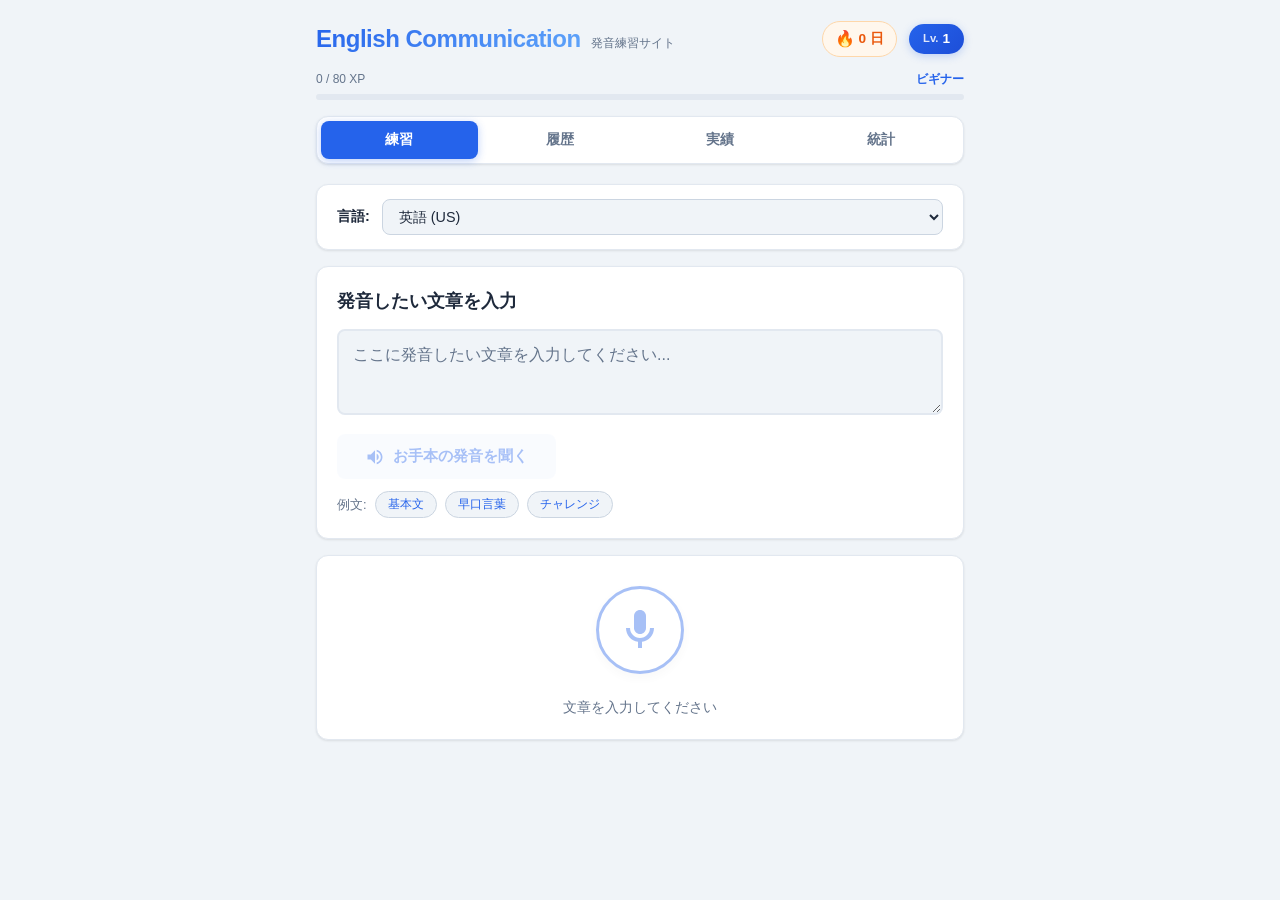
<file: index.html>
<!DOCTYPE html>
<html lang="ja">
<head>
  <meta charset="UTF-8">
  <meta name="viewport" content="width=device-width, initial-scale=1.0">
  <title>English Communication 発音練習サイト</title>
  <link rel="stylesheet" href="style.css">
</head>
<body>
  <div id="app">
    <!-- Header -->
    <header id="header">
      <div class="header-left">
        <h1 class="logo">English Communication</h1>
        <span class="tagline">発音練習サイト</span>
      </div>
      <div class="header-right">
        <div class="streak-badge" id="streakBadge" title="連続練習日数">
          <span class="streak-icon">&#x1f525;</span>
          <span id="streakCount">0</span>日
        </div>
        <div class="level-badge" id="levelBadge">
          <div class="level-icon">Lv.</div>
          <span id="levelNum">1</span>
        </div>
      </div>
    </header>

    <!-- XP Bar -->
    <div class="xp-bar-container">
      <div class="xp-info">
        <span id="xpText">0 / 100 XP</span>
        <span id="levelTitle" class="level-title">ビギナー</span>
      </div>
      <div class="xp-bar">
        <div class="xp-fill" id="xpFill" style="width: 0%"></div>
      </div>
    </div>

    <!-- Navigation Tabs -->
    <nav class="tabs">
      <button class="tab active" data-tab="practice">練習</button>
      <button class="tab" data-tab="history">履歴</button>
      <button class="tab" data-tab="achievements">実績</button>
      <button class="tab" data-tab="stats">統計</button>
    </nav>

    <!-- Practice Tab -->
    <section id="practiceTab" class="tab-content active">
      <!-- Language Selection -->
      <div class="card language-select">
        <label for="langSelect">言語:</label>
        <select id="langSelect">
          <option value="en-US">英語 (US)</option>
          <option value="en-GB">英語 (UK)</option>
          <option value="ja-JP">日本語</option>
          <option value="zh-CN">中国語 (簡体字)</option>
          <option value="ko-KR">韓国語</option>
          <option value="fr-FR">フランス語</option>
          <option value="de-DE">ドイツ語</option>
          <option value="es-ES">スペイン語</option>
        </select>
      </div>

      <!-- Text Input -->
      <div class="card input-section">
        <h2>発音したい文章を入力</h2>
        <textarea id="targetText" placeholder="ここに発音したい文章を入力してください..." rows="3"></textarea>
        <div class="model-audio-section">
          <button id="playModelBtn" class="btn btn-model" disabled>
            <svg class="speaker-icon" viewBox="0 0 24 24" width="20" height="20">
              <path d="M3 9v6h4l5 5V4L7 9H3zm13.5 3c0-1.77-1.02-3.29-2.5-4.03v8.05c1.48-.73 2.5-2.25 2.5-4.02zM14 3.23v2.06c2.89.86 5 3.54 5 6.71s-2.11 5.85-5 6.71v2.06c4.01-.91 7-4.49 7-8.77s-2.99-7.86-7-8.77z" fill="currentColor"/>
            </svg>
            お手本の発音を聞く
          </button>
        </div>
        <div class="sample-sentences">
          <span class="sample-label">例文:</span>
          <button class="sample-btn" data-text="The quick brown fox jumps over the lazy dog.">基本文</button>
          <button class="sample-btn" data-text="She sells seashells by the seashore.">早口言葉</button>
          <button class="sample-btn" data-text="How much wood would a woodchuck chuck if a woodchuck could chuck wood?">チャレンジ</button>
        </div>
      </div>

      <!-- Recording Section -->
      <div class="card recording-section">
        <div class="mic-container">
          <button id="recordBtn" class="record-btn" disabled>
            <svg class="mic-icon" viewBox="0 0 24 24" width="48" height="48">
              <path d="M12 14c1.66 0 3-1.34 3-3V5c0-1.66-1.34-3-3-3S9 3.34 9 5v6c0 1.66 1.34 3 3 3z" fill="currentColor"/>
              <path d="M17 11c0 2.76-2.24 5-5 5s-5-2.24-5-5H5c0 3.53 2.61 6.43 6 6.92V21h2v-3.08c3.39-.49 6-3.39 6-6.92h-2z" fill="currentColor"/>
            </svg>
          </button>
          <div class="pulse-ring" id="pulseRing"></div>
        </div>
        <p id="recordStatus" class="record-status">文章を入力してください</p>
        <div class="recognized-text" id="recognizedContainer" style="display:none;">
          <h3>認識された音声:</h3>
          <p id="recognizedText"></p>
        </div>
      </div>

      <!-- Results Section -->
      <div class="card results-section" id="resultsSection" style="display:none;">
        <h2>分析結果</h2>

        <!-- Score Circle -->
        <div class="score-container">
          <div class="score-circle" id="scoreCircle">
            <svg viewBox="0 0 120 120">
              <circle class="score-bg" cx="60" cy="60" r="54" />
              <circle class="score-fill" id="scoreFill" cx="60" cy="60" r="54" />
            </svg>
            <div class="score-text">
              <span class="score-number" id="scoreNumber">0</span>
              <span class="score-percent">%</span>
            </div>
          </div>
          <div class="score-label" id="scoreLabel">--</div>
        </div>

        <!-- XP Gained -->
        <div class="xp-gained" id="xpGained" style="display:none;">
          <span class="xp-gained-text">+<span id="xpGainedAmount">0</span> XP</span>
        </div>

        <!-- Word-by-word Analysis -->
        <div class="word-analysis">
          <h3>単語別分析</h3>
          <div id="wordAnalysis" class="word-grid"></div>
        </div>

        <!-- Pronunciation Advice -->
        <div class="pronunciation-advice" id="pronunciationAdvice" style="display:none;">
          <h3>発音アドバイス</h3>
          <div id="adviceList" class="advice-list"></div>
        </div>

        <!-- Feedback -->
        <div class="feedback" id="feedback"></div>

        <!-- Retry Button -->
        <div class="action-buttons">
          <button id="retryBtn" class="btn btn-primary">もう一度チャレンジ</button>
          <button id="newTextBtn" class="btn btn-secondary">新しい文章</button>
        </div>
      </div>
    </section>

    <!-- History Tab -->
    <section id="historyTab" class="tab-content">
      <div class="card">
        <div class="history-header">
          <h2>練習履歴</h2>
          <button id="clearHistoryBtn" class="btn btn-small btn-danger">全削除</button>
        </div>
        <div id="historyList" class="history-list">
          <p class="empty-message">まだ練習履歴がありません</p>
        </div>
      </div>
    </section>

    <!-- Achievements Tab -->
    <section id="achievementsTab" class="tab-content">
      <div class="card">
        <h2>実績</h2>
        <div id="achievementsList" class="achievements-grid"></div>
      </div>
    </section>

    <!-- Stats Tab -->
    <section id="statsTab" class="tab-content">
      <div class="card">
        <h2>統計データ</h2>
        <div class="stats-grid">
          <div class="stat-card">
            <div class="stat-value" id="totalPractices">0</div>
            <div class="stat-label">総練習回数</div>
          </div>
          <div class="stat-card">
            <div class="stat-value" id="avgScore">0%</div>
            <div class="stat-label">平均スコア</div>
          </div>
          <div class="stat-card">
            <div class="stat-value" id="bestScore">0%</div>
            <div class="stat-label">最高スコア</div>
          </div>
          <div class="stat-card">
            <div class="stat-value" id="totalXp">0</div>
            <div class="stat-label">総獲得XP</div>
          </div>
          <div class="stat-card">
            <div class="stat-value" id="maxStreak">0日</div>
            <div class="stat-label">最長連続記録</div>
          </div>
          <div class="stat-card">
            <div class="stat-value" id="perfectCount">0</div>
            <div class="stat-label">パーフェクト回数</div>
          </div>
        </div>
        <div class="score-distribution">
          <h3>スコア分布</h3>
          <div id="scoreChart" class="score-chart"></div>
        </div>
      </div>
    </section>

    <!-- Level Up Modal -->
    <div class="modal-overlay" id="levelUpModal" style="display:none;">
      <div class="modal level-up-modal">
        <div class="confetti" id="confetti"></div>
        <h2>レベルアップ!</h2>
        <div class="new-level" id="newLevelDisplay">Lv. 2</div>
        <div class="new-title" id="newTitleDisplay">ルーキー</div>
        <button class="btn btn-primary" id="closeLevelUp">OK</button>
      </div>
    </div>

    <!-- Achievement Unlock Modal -->
    <div class="modal-overlay" id="achievementModal" style="display:none;">
      <div class="modal achievement-modal">
        <h2>実績解除!</h2>
        <div class="achievement-icon" id="achievementIcon"></div>
        <div class="achievement-name" id="achievementName"></div>
        <div class="achievement-desc" id="achievementDesc"></div>
        <button class="btn btn-primary" id="closeAchievement">OK</button>
      </div>
    </div>

    <!-- Toast Notification -->
    <div id="toast" class="toast"></div>
  </div>

  <script src="app.js"></script>
</body>
</html>
</file>
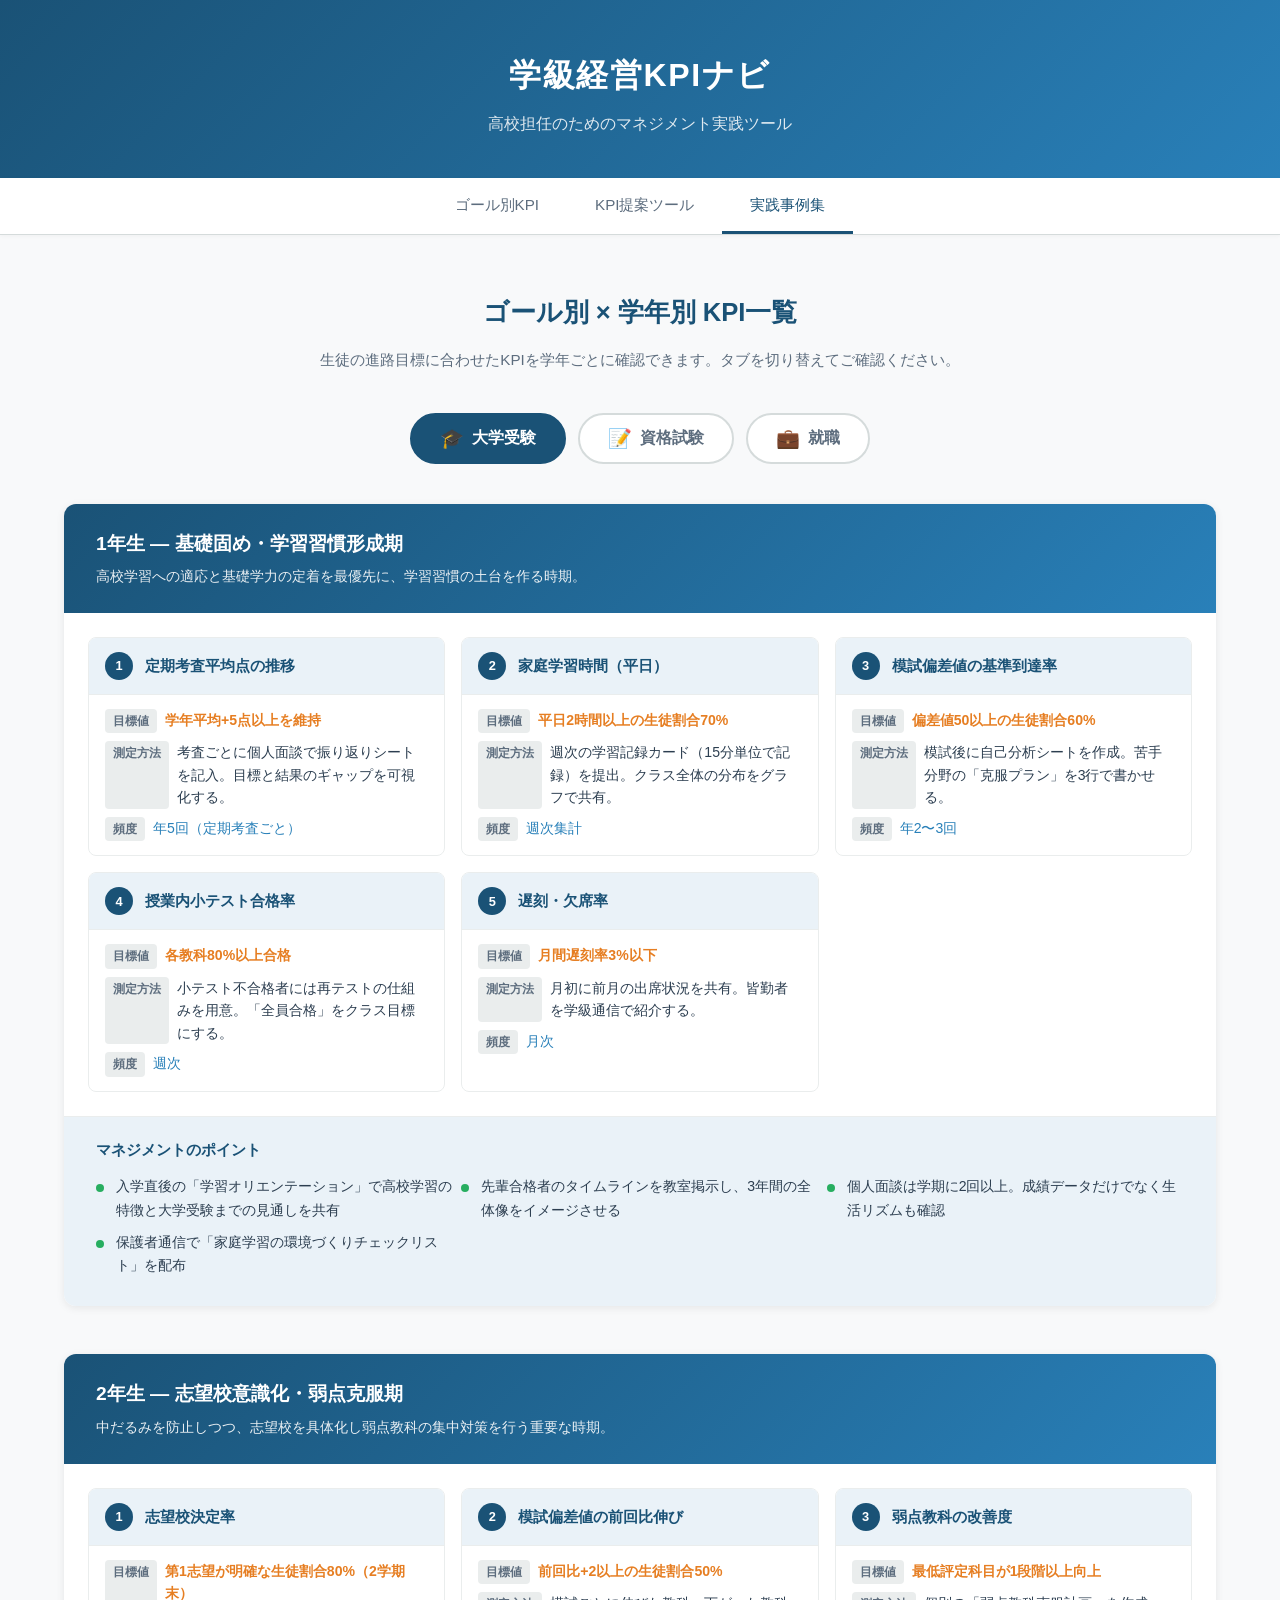
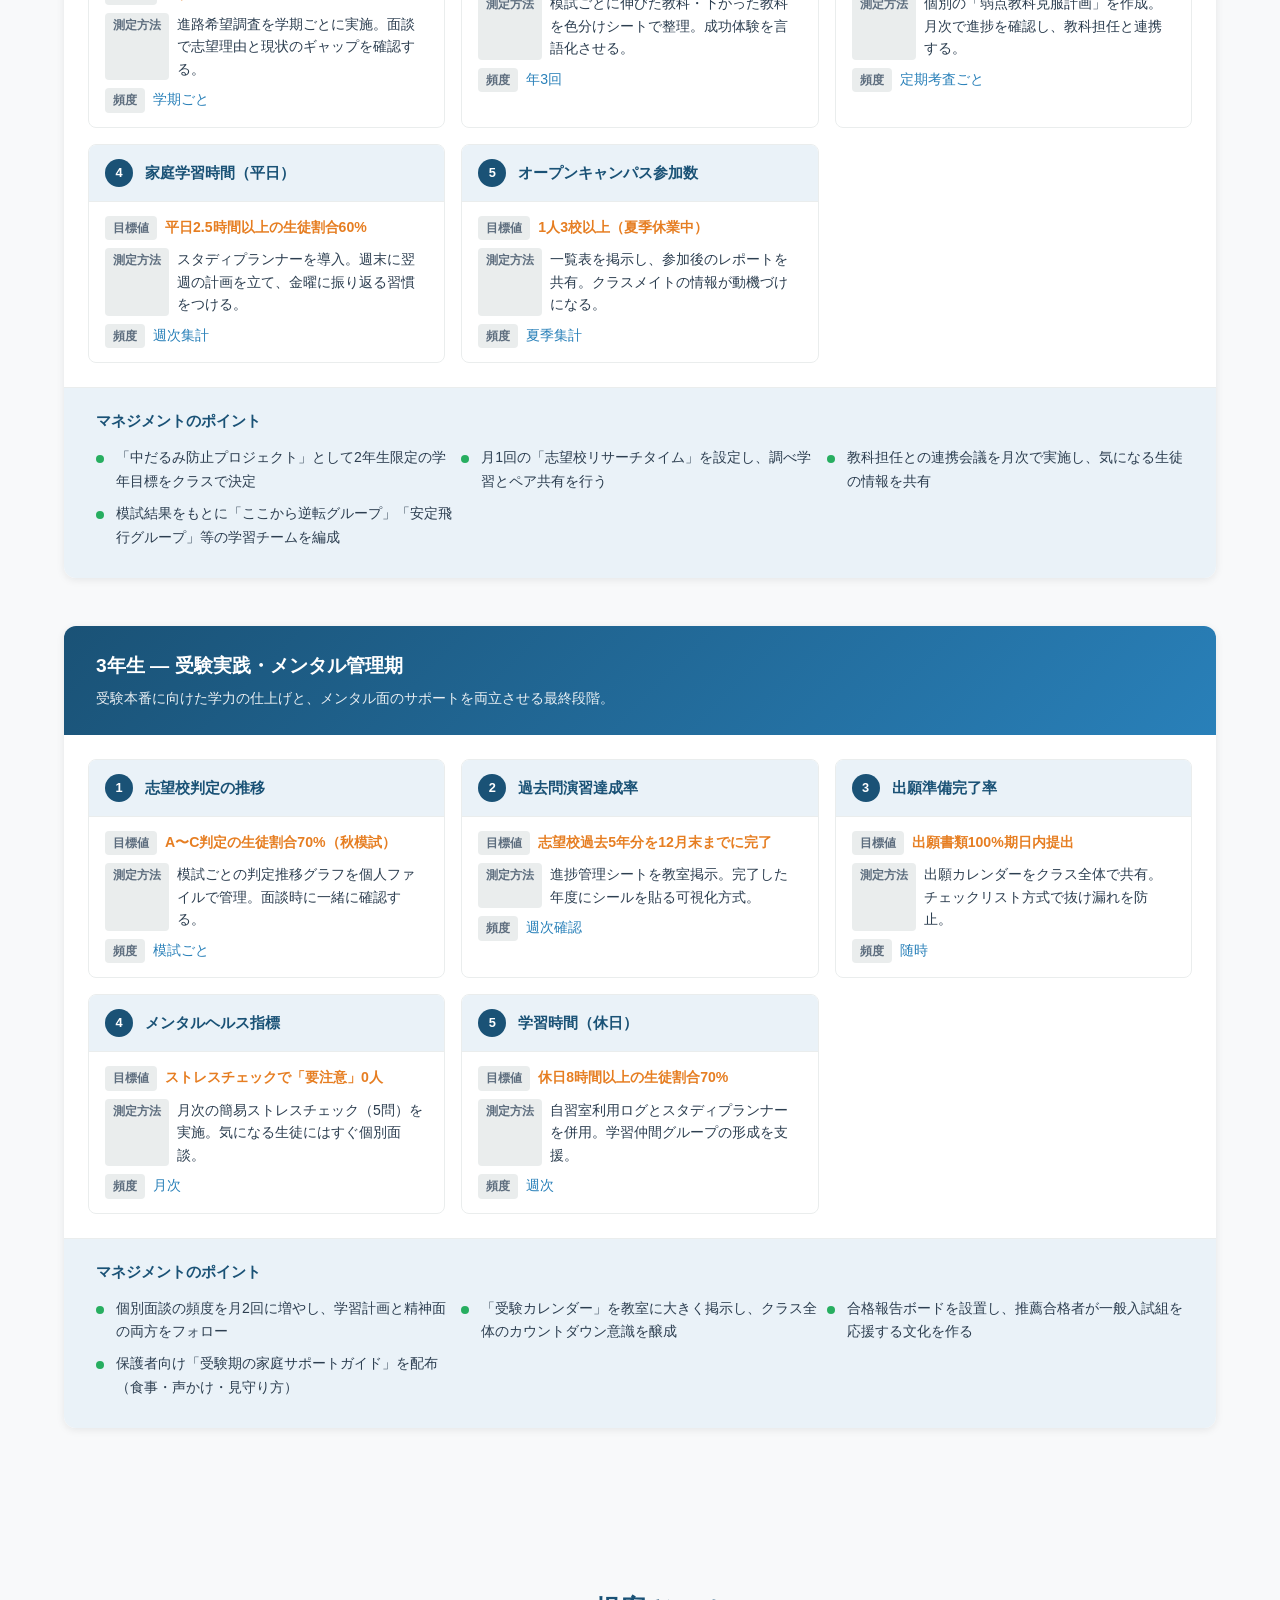
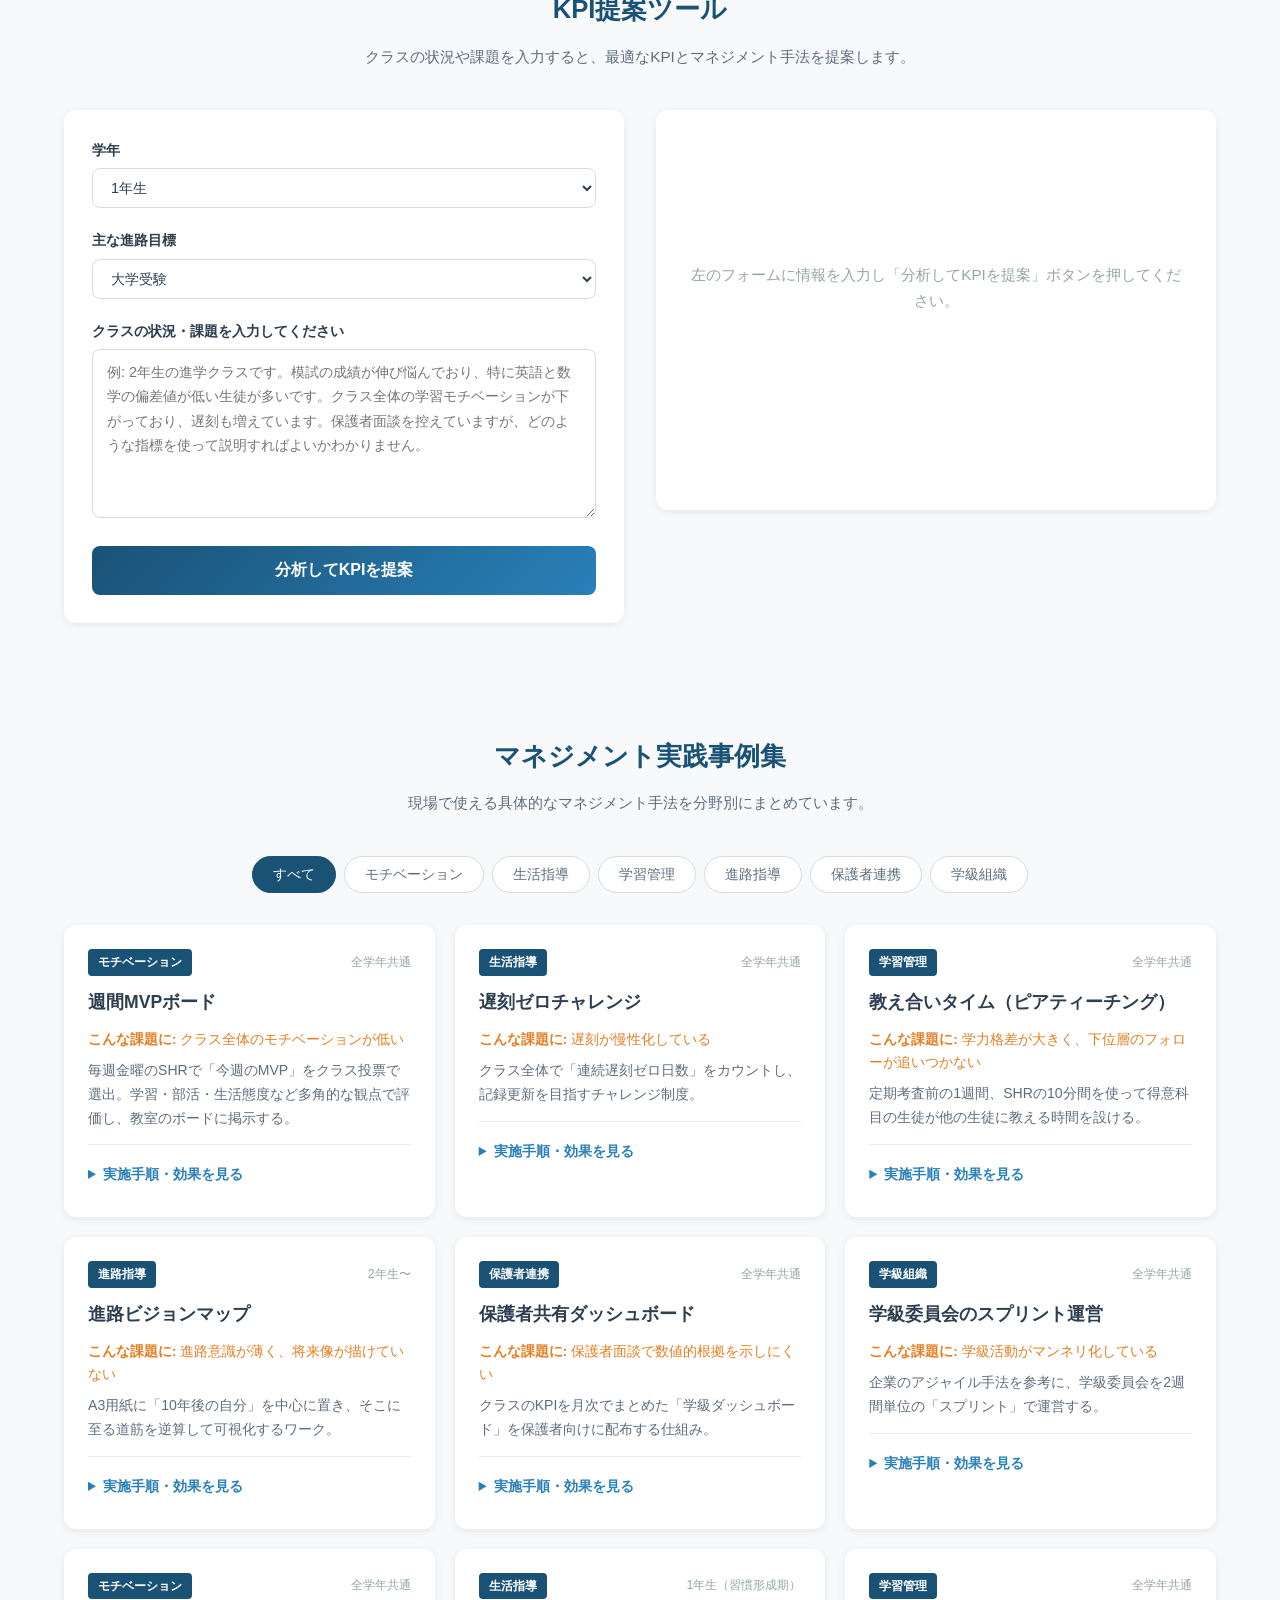
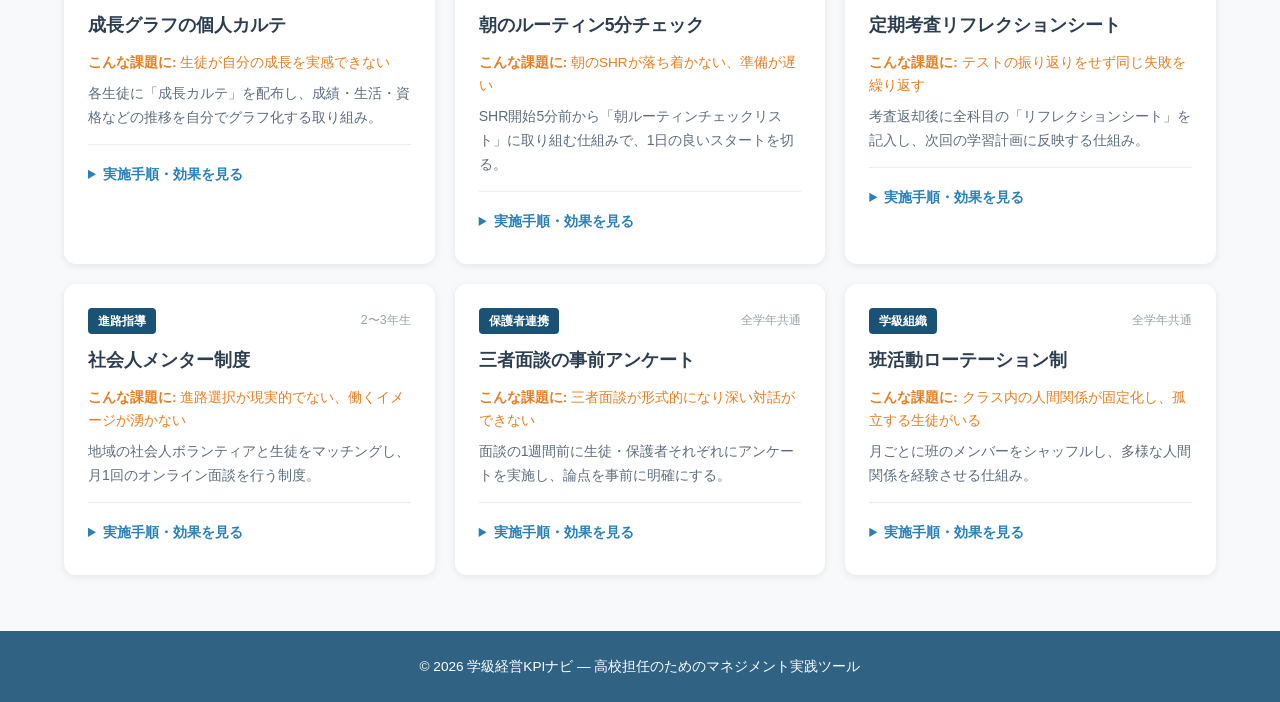
<file: kpi-navi.html>
<!DOCTYPE html>
<html lang="ja">
<head>
  <meta charset="UTF-8">
  <meta name="viewport" content="width=device-width, initial-scale=1.0">
  <title>学級経営KPIナビ - 高校担任のためのマネジメント実践ツール</title>
  <style>
/* ----- リセット & ベース ----- */
*, *::before, *::after {
  margin: 0;
  padding: 0;
  box-sizing: border-box;
}

:root {
  --primary: #1a5276;
  --primary-light: #2980b9;
  --primary-lighter: #d4e6f1;
  --primary-bg: #eaf2f8;
  --accent: #e67e22;
  --accent-light: #f39c12;
  --success: #27ae60;
  --success-light: #d5f5e3;
  --warning: #f39c12;
  --danger: #e74c3c;
  --text: #2c3e50;
  --text-light: #5d6d7e;
  --text-muted: #95a5a6;
  --bg: #f8f9fa;
  --white: #ffffff;
  --border: #d5dbdb;
  --border-light: #eaeded;
  --shadow: 0 2px 8px rgba(0, 0, 0, 0.08);
  --shadow-md: 0 4px 16px rgba(0, 0, 0, 0.1);
  --shadow-lg: 0 8px 32px rgba(0, 0, 0, 0.12);
  --radius: 8px;
  --radius-lg: 12px;
  --transition: 0.2s ease;
}

html {
  scroll-behavior: smooth;
  font-size: 16px;
}

body {
  font-family: "Hiragino Kaku Gothic ProN", "Noto Sans JP", "Yu Gothic", "Meiryo", sans-serif;
  color: var(--text);
  background: var(--bg);
  line-height: 1.7;
  -webkit-font-smoothing: antialiased;
}

.container {
  max-width: 1200px;
  margin: 0 auto;
  padding: 0 24px;
}

/* ----- ヘッダー ----- */
.header {
  background: linear-gradient(135deg, var(--primary) 0%, var(--primary-light) 100%);
  color: var(--white);
  padding: 48px 0 40px;
  text-align: center;
}

.header-title {
  font-size: 2rem;
  font-weight: 700;
  letter-spacing: 0.05em;
  margin-bottom: 8px;
}

.header-sub {
  font-size: 1rem;
  opacity: 0.85;
  font-weight: 400;
}

/* ----- ナビゲーション ----- */
.nav {
  background: var(--white);
  border-bottom: 1px solid var(--border);
  position: sticky;
  top: 0;
  z-index: 100;
  box-shadow: 0 1px 4px rgba(0, 0, 0, 0.04);
}

.nav-list {
  display: flex;
  list-style: none;
  gap: 0;
  justify-content: center;
}

.nav-link {
  display: block;
  padding: 14px 28px;
  text-decoration: none;
  color: var(--text-light);
  font-size: 0.95rem;
  font-weight: 500;
  border-bottom: 3px solid transparent;
  transition: var(--transition);
}

.nav-link:hover {
  color: var(--primary);
  background: var(--primary-bg);
}

.nav-link.active {
  color: var(--primary);
  border-bottom-color: var(--primary);
}

/* ----- セクション共通 ----- */
.section {
  padding: 56px 0;
}

.section-title {
  font-size: 1.6rem;
  font-weight: 700;
  color: var(--primary);
  margin-bottom: 12px;
  text-align: center;
}

.section-desc {
  color: var(--text-light);
  text-align: center;
  margin-bottom: 40px;
  font-size: 0.95rem;
}

/* ----- ゴール選択タブ ----- */
.goal-tabs {
  display: flex;
  gap: 12px;
  justify-content: center;
  margin-bottom: 40px;
  flex-wrap: wrap;
}

.goal-tab {
  display: flex;
  align-items: center;
  gap: 8px;
  padding: 12px 28px;
  border: 2px solid var(--border);
  border-radius: 50px;
  background: var(--white);
  color: var(--text-light);
  font-size: 1rem;
  font-weight: 600;
  cursor: pointer;
  transition: var(--transition);
}

.goal-tab:hover {
  border-color: var(--primary-light);
  color: var(--primary);
  background: var(--primary-bg);
}

.goal-tab.active {
  border-color: var(--primary);
  background: var(--primary);
  color: var(--white);
}

.goal-icon {
  font-size: 1.2rem;
}

/* ----- 学年ブロック ----- */
.grade-block {
  margin-bottom: 48px;
  background: var(--white);
  border-radius: var(--radius-lg);
  box-shadow: var(--shadow);
  overflow: hidden;
}

.grade-header {
  background: linear-gradient(135deg, var(--primary) 0%, var(--primary-light) 100%);
  color: var(--white);
  padding: 24px 32px;
}

.grade-title {
  font-size: 1.2rem;
  font-weight: 700;
  margin-bottom: 4px;
}

.grade-overview {
  font-size: 0.9rem;
  opacity: 0.9;
}

/* ----- KPIカード ----- */
.kpi-cards {
  display: grid;
  grid-template-columns: repeat(auto-fill, minmax(340px, 1fr));
  gap: 16px;
  padding: 24px;
}

.kpi-card {
  border: 1px solid var(--border-light);
  border-radius: var(--radius);
  overflow: hidden;
  transition: var(--transition);
  animation: fadeInUp 0.3s ease forwards;
  opacity: 0;
}

@keyframes fadeInUp {
  from {
    opacity: 0;
    transform: translateY(12px);
  }
  to {
    opacity: 1;
    transform: translateY(0);
  }
}

.kpi-card:hover {
  box-shadow: var(--shadow-md);
  border-color: var(--primary-lighter);
}

.kpi-card-header {
  display: flex;
  align-items: center;
  gap: 12px;
  padding: 14px 16px;
  background: var(--primary-bg);
  border-bottom: 1px solid var(--border-light);
}

.kpi-number {
  display: flex;
  align-items: center;
  justify-content: center;
  width: 28px;
  height: 28px;
  border-radius: 50%;
  background: var(--primary);
  color: var(--white);
  font-size: 0.8rem;
  font-weight: 700;
  flex-shrink: 0;
}

.kpi-name {
  font-size: 0.95rem;
  font-weight: 600;
  color: var(--primary);
}

.kpi-card-body {
  padding: 14px 16px;
}

.kpi-detail {
  display: flex;
  gap: 8px;
  margin-bottom: 8px;
  font-size: 0.88rem;
  line-height: 1.6;
}

.kpi-detail:last-child {
  margin-bottom: 0;
}

.kpi-label {
  flex-shrink: 0;
  display: inline-block;
  padding: 1px 8px;
  border-radius: 4px;
  background: var(--border-light);
  color: var(--text-light);
  font-size: 0.78rem;
  font-weight: 600;
  line-height: 1.8;
}

.kpi-value {
  color: var(--text);
}

.kpi-value.target {
  color: var(--accent);
  font-weight: 600;
}

.kpi-value.freq {
  color: var(--primary-light);
  font-weight: 500;
}

/* ----- マネジメントのポイント ----- */
.management-tips {
  padding: 20px 32px 28px;
  background: var(--primary-bg);
  border-top: 1px solid var(--border-light);
}

.tips-title {
  font-size: 0.95rem;
  font-weight: 700;
  color: var(--primary);
  margin-bottom: 12px;
}

.tips-list {
  list-style: none;
  display: grid;
  grid-template-columns: repeat(auto-fill, minmax(300px, 1fr));
  gap: 8px;
}

.tips-list li {
  position: relative;
  padding-left: 20px;
  font-size: 0.88rem;
  color: var(--text);
  line-height: 1.7;
}

.tips-list li::before {
  content: "";
  position: absolute;
  left: 0;
  top: 9px;
  width: 8px;
  height: 8px;
  border-radius: 50%;
  background: var(--success);
}

/* ----- KPI提案ツール ----- */
.analyzer-layout {
  display: grid;
  grid-template-columns: 1fr 1fr;
  gap: 32px;
  align-items: start;
}

.analyzer-input-area {
  background: var(--white);
  border-radius: var(--radius-lg);
  box-shadow: var(--shadow);
  padding: 28px;
}

.form-group {
  margin-bottom: 20px;
}

.form-group label {
  display: block;
  font-size: 0.9rem;
  font-weight: 600;
  color: var(--text);
  margin-bottom: 6px;
}

.form-group select,
.form-group textarea {
  width: 100%;
  padding: 10px 14px;
  border: 1px solid var(--border);
  border-radius: var(--radius);
  font-size: 0.9rem;
  font-family: inherit;
  color: var(--text);
  background: var(--white);
  transition: var(--transition);
}

.form-group select:focus,
.form-group textarea:focus {
  outline: none;
  border-color: var(--primary-light);
  box-shadow: 0 0 0 3px rgba(41, 128, 185, 0.15);
}

.form-group textarea {
  resize: vertical;
  line-height: 1.7;
}

.btn-primary {
  display: inline-flex;
  align-items: center;
  justify-content: center;
  width: 100%;
  padding: 14px 24px;
  background: linear-gradient(135deg, var(--primary) 0%, var(--primary-light) 100%);
  color: var(--white);
  border: none;
  border-radius: var(--radius);
  font-size: 1rem;
  font-weight: 600;
  cursor: pointer;
  transition: var(--transition);
}

.btn-primary:hover {
  opacity: 0.9;
  box-shadow: var(--shadow-md);
}

.btn-primary:active {
  transform: scale(0.98);
}

/* ----- 分析結果 ----- */
.analyzer-result-area {
  background: var(--white);
  border-radius: var(--radius-lg);
  box-shadow: var(--shadow);
  padding: 28px;
  min-height: 400px;
}

.result-placeholder {
  display: flex;
  align-items: center;
  justify-content: center;
  height: 300px;
  color: var(--text-muted);
  text-align: center;
  font-size: 0.95rem;
}

.result-error {
  color: var(--danger);
  text-align: center;
  padding: 40px 0;
  font-weight: 500;
}

.result-header {
  margin-bottom: 24px;
}

.result-header h3 {
  font-size: 1.2rem;
  color: var(--primary);
  margin-bottom: 8px;
}

.result-meta {
  display: flex;
  gap: 8px;
}

.meta-badge {
  display: inline-block;
  padding: 4px 12px;
  border-radius: 20px;
  background: var(--primary-bg);
  color: var(--primary);
  font-size: 0.8rem;
  font-weight: 600;
}

.detected-issues {
  margin-bottom: 28px;
}

.detected-issues h4 {
  font-size: 0.9rem;
  font-weight: 600;
  color: var(--text);
  margin-bottom: 10px;
}

.issue-tags {
  display: flex;
  flex-wrap: wrap;
  gap: 8px;
}

.issue-tag {
  display: inline-block;
  padding: 6px 14px;
  border-radius: 20px;
  background: var(--accent);
  color: var(--white);
  font-size: 0.82rem;
  font-weight: 600;
}

.suggestion-block {
  margin-bottom: 28px;
  padding-bottom: 24px;
  border-bottom: 1px solid var(--border-light);
}

.suggestion-block:last-of-type {
  border-bottom: none;
}

.suggestion-category {
  font-size: 1rem;
  font-weight: 700;
  color: var(--primary);
  margin-bottom: 16px;
  padding-left: 12px;
  border-left: 4px solid var(--accent);
}

.suggestion-section {
  margin-bottom: 16px;
}

.suggestion-section h5 {
  font-size: 0.88rem;
  font-weight: 600;
  color: var(--text-light);
  margin-bottom: 10px;
}

.suggested-kpis {
  display: flex;
  flex-direction: column;
  gap: 10px;
}

.suggested-kpi {
  padding: 12px 14px;
  background: var(--primary-bg);
  border-radius: var(--radius);
  border-left: 3px solid var(--primary-light);
}

.suggested-kpi-name {
  font-size: 0.9rem;
  font-weight: 600;
  color: var(--primary);
  margin-bottom: 4px;
}

.suggested-kpi-detail {
  font-size: 0.82rem;
  color: var(--text);
  line-height: 1.6;
}

.skpi-label {
  color: var(--text-muted);
  font-weight: 500;
}

.suggested-methods {
  display: flex;
  flex-direction: column;
  gap: 10px;
}

.suggested-method {
  padding: 12px 14px;
  background: var(--success-light);
  border-radius: var(--radius);
  border-left: 3px solid var(--success);
}

.suggested-method-name {
  font-size: 0.9rem;
  font-weight: 600;
  color: var(--success);
  margin-bottom: 4px;
}

.suggested-method-desc {
  font-size: 0.82rem;
  color: var(--text);
  line-height: 1.6;
}

.goal-suggestion {
  background: #fef9e7;
  border-radius: var(--radius);
  padding: 20px;
  border-bottom: none;
}

.overall-advice {
  margin-top: 28px;
  padding: 20px;
  background: linear-gradient(135deg, var(--primary-bg) 0%, #d5f5e3 100%);
  border-radius: var(--radius);
}

.overall-advice h4 {
  font-size: 1rem;
  font-weight: 700;
  color: var(--primary);
  margin-bottom: 12px;
}

.overall-advice p {
  font-size: 0.88rem;
  color: var(--text);
  line-height: 1.8;
}

/* ----- 実践事例集 ----- */
.practice-filter {
  display: flex;
  flex-wrap: wrap;
  gap: 8px;
  justify-content: center;
  margin-bottom: 32px;
}

.filter-btn {
  padding: 8px 20px;
  border: 1px solid var(--border);
  border-radius: 20px;
  background: var(--white);
  color: var(--text-light);
  font-size: 0.88rem;
  font-weight: 500;
  cursor: pointer;
  transition: var(--transition);
}

.filter-btn:hover {
  border-color: var(--primary-light);
  color: var(--primary);
}

.filter-btn.active {
  background: var(--primary);
  color: var(--white);
  border-color: var(--primary);
}

.practices-grid {
  display: grid;
  grid-template-columns: repeat(auto-fill, minmax(360px, 1fr));
  gap: 20px;
}

.practice-card {
  background: var(--white);
  border-radius: var(--radius-lg);
  box-shadow: var(--shadow);
  padding: 24px;
  transition: var(--transition);
  animation: fadeInUp 0.3s ease forwards;
  opacity: 0;
}

.practice-card:hover {
  box-shadow: var(--shadow-md);
  transform: translateY(-2px);
}

.practice-card-top {
  display: flex;
  justify-content: space-between;
  align-items: center;
  margin-bottom: 12px;
}

.practice-category-badge {
  display: inline-block;
  padding: 3px 10px;
  border-radius: 4px;
  background: var(--primary);
  color: var(--white);
  font-size: 0.75rem;
  font-weight: 600;
}

.practice-target {
  font-size: 0.78rem;
  color: var(--text-muted);
}

.practice-title {
  font-size: 1.1rem;
  font-weight: 700;
  color: var(--text);
  margin-bottom: 10px;
}

.practice-problem {
  font-size: 0.85rem;
  color: var(--accent);
  margin-bottom: 8px;
}

.practice-desc {
  font-size: 0.88rem;
  color: var(--text-light);
  margin-bottom: 14px;
  line-height: 1.7;
}

.practice-details {
  border-top: 1px solid var(--border-light);
  padding-top: 12px;
}

.practice-details summary {
  cursor: pointer;
  font-size: 0.88rem;
  font-weight: 600;
  color: var(--primary-light);
  padding: 6px 0;
  transition: var(--transition);
}

.practice-details summary:hover {
  color: var(--primary);
}

.practice-details[open] summary {
  margin-bottom: 14px;
}

.practice-steps,
.practice-effect,
.practice-kpi-link {
  margin-bottom: 14px;
}

.practice-steps h5,
.practice-effect h5,
.practice-kpi-link h5 {
  font-size: 0.82rem;
  font-weight: 600;
  color: var(--text);
  margin-bottom: 6px;
}

.practice-steps ol {
  padding-left: 20px;
  font-size: 0.85rem;
  color: var(--text);
  line-height: 1.8;
}

.practice-effect p,
.practice-kpi-link p {
  font-size: 0.85rem;
  color: var(--text-light);
  line-height: 1.7;
}

.no-results {
  text-align: center;
  color: var(--text-muted);
  padding: 40px 0;
  grid-column: 1 / -1;
}

/* ----- フッター ----- */
.footer {
  background: var(--primary);
  color: var(--white);
  text-align: center;
  padding: 24px 0;
  font-size: 0.85rem;
  opacity: 0.9;
}

/* ----- レスポンシブ ----- */
@media (max-width: 900px) {
  .analyzer-layout {
    grid-template-columns: 1fr;
  }

  .kpi-cards {
    grid-template-columns: 1fr;
  }

  .practices-grid {
    grid-template-columns: 1fr;
  }

  .tips-list {
    grid-template-columns: 1fr;
  }
}

@media (max-width: 600px) {
  .header {
    padding: 32px 0 28px;
  }

  .header-title {
    font-size: 1.5rem;
  }

  .nav-link {
    padding: 12px 16px;
    font-size: 0.85rem;
  }

  .section {
    padding: 36px 0;
  }

  .section-title {
    font-size: 1.3rem;
  }

  .goal-tab {
    padding: 10px 18px;
    font-size: 0.9rem;
  }

  .grade-header {
    padding: 18px 20px;
  }

  .kpi-cards {
    padding: 16px;
  }

  .management-tips {
    padding: 16px 20px 20px;
  }

  .analyzer-input-area,
  .analyzer-result-area {
    padding: 20px;
  }

  .practice-card {
    padding: 18px;
  }
}
  </style>
</head>
<body>
  <!-- ヘッダー -->
  <header class="header">
    <div class="container">
      <h1 class="header-title">学級経営KPIナビ</h1>
      <p class="header-sub">高校担任のためのマネジメント実践ツール</p>
    </div>
  </header>

  <!-- ナビゲーション -->
  <nav class="nav">
    <div class="container">
      <ul class="nav-list">
        <li><a href="#kpi-section" class="nav-link active" data-section="kpi-section">ゴール別KPI</a></li>
        <li><a href="#analyzer-section" class="nav-link" data-section="analyzer-section">KPI提案ツール</a></li>
        <li><a href="#practices-section" class="nav-link" data-section="practices-section">実践事例集</a></li>
      </ul>
    </div>
  </nav>

  <main class="main container">

    <!-- ===== セクション1: ゴール別KPI ===== -->
    <section id="kpi-section" class="section">
      <h2 class="section-title">ゴール別 × 学年別 KPI一覧</h2>
      <p class="section-desc">生徒の進路目標に合わせたKPIを学年ごとに確認できます。タブを切り替えてご確認ください。</p>

      <!-- ゴール選択タブ -->
      <div class="goal-tabs">
        <button class="goal-tab active" data-goal="university">
          <span class="goal-icon">&#x1F393;</span>大学受験
        </button>
        <button class="goal-tab" data-goal="qualification">
          <span class="goal-icon">&#x1F4DD;</span>資格試験
        </button>
        <button class="goal-tab" data-goal="employment">
          <span class="goal-icon">&#x1F4BC;</span>就職
        </button>
      </div>

      <!-- KPIカード表示エリア -->
      <div id="kpi-display" class="kpi-display"></div>
    </section>

    <!-- ===== セクション2: KPI提案ツール ===== -->
    <section id="analyzer-section" class="section">
      <h2 class="section-title">KPI提案ツール</h2>
      <p class="section-desc">クラスの状況や課題を入力すると、最適なKPIとマネジメント手法を提案します。</p>

      <div class="analyzer-layout">
        <div class="analyzer-input-area">
          <div class="form-group">
            <label for="grade-select">学年</label>
            <select id="grade-select">
              <option value="1">1年生</option>
              <option value="2">2年生</option>
              <option value="3">3年生</option>
            </select>
          </div>
          <div class="form-group">
            <label for="goal-select">主な進路目標</label>
            <select id="goal-select">
              <option value="university">大学受験</option>
              <option value="qualification">資格試験</option>
              <option value="employment">就職</option>
              <option value="mixed">混合クラス</option>
            </select>
          </div>
          <div class="form-group">
            <label for="situation-input">クラスの状況・課題を入力してください</label>
            <textarea id="situation-input" rows="6" placeholder="例: 2年生の進学クラスです。模試の成績が伸び悩んでおり、特に英語と数学の偏差値が低い生徒が多いです。クラス全体の学習モチベーションが下がっており、遅刻も増えています。保護者面談を控えていますが、どのような指標を使って説明すればよいかわかりません。"></textarea>
          </div>
          <button id="analyze-btn" class="btn-primary">分析してKPIを提案</button>
        </div>

        <div class="analyzer-result-area" id="analyzer-result">
          <div class="result-placeholder">
            <p>左のフォームに情報を入力し「分析してKPIを提案」ボタンを押してください。</p>
          </div>
        </div>
      </div>
    </section>

    <!-- ===== セクション3: 実践事例集 ===== -->
    <section id="practices-section" class="section">
      <h2 class="section-title">マネジメント実践事例集</h2>
      <p class="section-desc">現場で使える具体的なマネジメント手法を分野別にまとめています。</p>

      <div class="practice-filter">
        <button class="filter-btn active" data-category="all">すべて</button>
        <button class="filter-btn" data-category="motivation">モチベーション</button>
        <button class="filter-btn" data-category="discipline">生活指導</button>
        <button class="filter-btn" data-category="academic">学習管理</button>
        <button class="filter-btn" data-category="career">進路指導</button>
        <button class="filter-btn" data-category="parent">保護者連携</button>
        <button class="filter-btn" data-category="team">学級組織</button>
      </div>

      <div id="practices-display" class="practices-grid"></div>
    </section>

  </main>

  <!-- フッター -->
  <footer class="footer">
    <div class="container">
      <p>&copy; 2026 学級経営KPIナビ ― 高校担任のためのマネジメント実践ツール</p>
    </div>
  </footer>

  <script>
// =============================================================
// データ定義
// =============================================================
var KPI_DATA = {
  university: {
    label: "大学受験",
    grades: {
      1: {
        title: "1年生 ― 基礎固め・学習習慣形成期",
        overview: "高校学習への適応と基礎学力の定着を最優先に、学習習慣の土台を作る時期。",
        kpis: [
          { name: "定期考査平均点の推移", target: "学年平均+5点以上を維持", how: "考査ごとに個人面談で振り返りシートを記入。目標と結果のギャップを可視化する。", frequency: "年5回（定期考査ごと）" },
          { name: "家庭学習時間（平日）", target: "平日2時間以上の生徒割合70%", how: "週次の学習記録カード（15分単位で記録）を提出。クラス全体の分布をグラフで共有。", frequency: "週次集計" },
          { name: "模試偏差値の基準到達率", target: "偏差値50以上の生徒割合60%", how: "模試後に自己分析シートを作成。苦手分野の「克服プラン」を3行で書かせる。", frequency: "年2〜3回" },
          { name: "授業内小テスト合格率", target: "各教科80%以上合格", how: "小テスト不合格者には再テストの仕組みを用意。「全員合格」をクラス目標にする。", frequency: "週次" },
          { name: "遅刻・欠席率", target: "月間遅刻率3%以下", how: "月初に前月の出席状況を共有。皆勤者を学級通信で紹介する。", frequency: "月次" }
        ],
        management: [
          "入学直後の「学習オリエンテーション」で高校学習の特徴と大学受験までの見通しを共有",
          "先輩合格者のタイムラインを教室掲示し、3年間の全体像をイメージさせる",
          "個人面談は学期に2回以上。成績データだけでなく生活リズムも確認",
          "保護者通信で「家庭学習の環境づくりチェックリスト」を配布"
        ]
      },
      2: {
        title: "2年生 ― 志望校意識化・弱点克服期",
        overview: "中だるみを防止しつつ、志望校を具体化し弱点教科の集中対策を行う重要な時期。",
        kpis: [
          { name: "志望校決定率", target: "第1志望が明確な生徒割合80%（2学期末）", how: "進路希望調査を学期ごとに実施。面談で志望理由と現状のギャップを確認する。", frequency: "学期ごと" },
          { name: "模試偏差値の前回比伸び", target: "前回比+2以上の生徒割合50%", how: "模試ごとに伸びた教科・下がった教科を色分けシートで整理。成功体験を言語化させる。", frequency: "年3回" },
          { name: "弱点教科の改善度", target: "最低評定科目が1段階以上向上", how: "個別の「弱点教科克服計画」を作成。月次で進捗を確認し、教科担任と連携する。", frequency: "定期考査ごと" },
          { name: "家庭学習時間（平日）", target: "平日2.5時間以上の生徒割合60%", how: "スタディプランナーを導入。週末に翌週の計画を立て、金曜に振り返る習慣をつける。", frequency: "週次集計" },
          { name: "オープンキャンパス参加数", target: "1人3校以上（夏季休業中）", how: "一覧表を掲示し、参加後のレポートを共有。クラスメイトの情報が動機づけになる。", frequency: "夏季集計" }
        ],
        management: [
          "「中だるみ防止プロジェクト」として2年生限定の学年目標をクラスで決定",
          "月1回の「志望校リサーチタイム」を設定し、調べ学習とペア共有を行う",
          "教科担任との連携会議を月次で実施し、気になる生徒の情報を共有",
          "模試結果をもとに「ここから逆転グループ」「安定飛行グループ」等の学習チームを編成"
        ]
      },
      3: {
        title: "3年生 ― 受験実践・メンタル管理期",
        overview: "受験本番に向けた学力の仕上げと、メンタル面のサポートを両立させる最終段階。",
        kpis: [
          { name: "志望校判定の推移", target: "A〜C判定の生徒割合70%（秋模試）", how: "模試ごとの判定推移グラフを個人ファイルで管理。面談時に一緒に確認する。", frequency: "模試ごと" },
          { name: "過去問演習達成率", target: "志望校過去5年分を12月末までに完了", how: "進捗管理シートを教室掲示。完了した年度にシールを貼る可視化方式。", frequency: "週次確認" },
          { name: "出願準備完了率", target: "出願書類100%期日内提出", how: "出願カレンダーをクラス全体で共有。チェックリスト方式で抜け漏れを防止。", frequency: "随時" },
          { name: "メンタルヘルス指標", target: "ストレスチェックで「要注意」0人", how: "月次の簡易ストレスチェック（5問）を実施。気になる生徒にはすぐ個別面談。", frequency: "月次" },
          { name: "学習時間（休日）", target: "休日8時間以上の生徒割合70%", how: "自習室利用ログとスタディプランナーを併用。学習仲間グループの形成を支援。", frequency: "週次" }
        ],
        management: [
          "個別面談の頻度を月2回に増やし、学習計画と精神面の両方をフォロー",
          "「受験カレンダー」を教室に大きく掲示し、クラス全体のカウントダウン意識を醸成",
          "合格報告ボードを設置し、推薦合格者が一般入試組を応援する文化を作る",
          "保護者向け「受験期の家庭サポートガイド」を配布（食事・声かけ・見守り方）"
        ]
      }
    }
  },
  qualification: {
    label: "資格試験",
    grades: {
      1: {
        title: "1年生 ― 資格認知・基礎資格取得期",
        overview: "資格試験の意義を理解し、基礎レベルの資格取得で成功体験を積む時期。",
        kpis: [
          { name: "基礎資格合格率", target: "情報処理・簿記等の基礎級合格率80%", how: "資格カレンダーを年度初めに配布。クラス全員の受験予定を一覧化する。", frequency: "試験ごと" },
          { name: "資格学習の日次取組率", target: "放課後30分以上の資格学習実施率70%", how: "放課後学習タイムを設定。学習記録カードで取り組み状況を管理する。", frequency: "週次" },
          { name: "検定試験受験率", target: "年間2種類以上の検定受験100%", how: "「資格チャレンジカード」を配布し、受験した資格にスタンプを押す仕組み。", frequency: "学期ごと" },
          { name: "授業理解度（専門科目）", target: "専門科目の評定平均3.5以上", how: "小テストと定期考査の結果を資格試験の出題範囲と紐づけて解説する。", frequency: "定期考査ごと" },
          { name: "出席率", target: "年間出席率97%以上", how: "資格試験の受験資格に出席要件があることを意識づけ。月次で共有。", frequency: "月次" }
        ],
        management: [
          "入学ガイダンスで「資格ロードマップ」を提示し3年間の取得計画を描かせる",
          "合格者の名前を教室・廊下に掲示し、成功体験の可視化とモチベーション向上を図る",
          "上級生の合格体験談を聞く機会を学期に1回設定",
          "資格学習の「ペア学習制度」を導入し、教え合いで定着率を高める"
        ]
      },
      2: {
        title: "2年生 ― 上位資格挑戦・実践力養成期",
        overview: "基礎資格の土台の上に、上位資格への挑戦と実践的スキルの習得を進める時期。",
        kpis: [
          { name: "上位資格合格率", target: "2級レベルの資格合格率50%", how: "個別の資格取得計画を面談で策定。月次で進捗を確認する。", frequency: "試験ごと" },
          { name: "累計取得資格数", target: "1人平均4種類以上", how: "「資格ポートフォリオ」を個人ファイルで管理。面談時に振り返る。", frequency: "学期ごと" },
          { name: "模擬問題正答率", target: "過去問正答率70%以上", how: "週末課題として過去問を出題。正答率の推移をグラフ化して自己成長を実感させる。", frequency: "月次" },
          { name: "実技・実習の達成度", target: "実習課題の完了率100%", how: "実習チェックシートで工程管理。未完了者には補習の機会を設ける。", frequency: "単元ごと" },
          { name: "学習計画の実行率", target: "週間計画の実行率80%以上", how: "毎週月曜に計画を立て、金曜に実行率を自己採点。クラス平均を共有。", frequency: "週次" }
        ],
        management: [
          "「資格マスター表」を教室掲示し、取得状況を可視化してクラス全体の意欲を高める",
          "外部講師や企業見学を通じて資格の実務的価値を体感させる",
          "合格者が未合格者をサポートする「資格メンター制度」を運用",
          "保護者通信で資格取得の進捗と今後の計画を定期報告"
        ]
      },
      3: {
        title: "3年生 ― 最終資格取得・進路決定期",
        overview: "卒業までに目標資格を取得し、就職・進学の進路決定に結びつける最終段階。",
        kpis: [
          { name: "目標資格の最終合格率", target: "卒業時点での目標資格合格率90%", how: "個別面談で残りの資格を確認し、受験スケジュールを最適化する。", frequency: "試験ごと" },
          { name: "累計取得資格数", target: "1人平均6種類以上", how: "ポートフォリオを完成させ、履歴書に記載できる形に整理する。", frequency: "学期ごと" },
          { name: "進路決定率", target: "12月末時点で進路決定率95%", how: "進路希望と取得資格のマッチングを面談で確認。未決定者には集中サポート。", frequency: "月次" },
          { name: "面接・試験対策の完了度", target: "模擬面接3回以上実施率100%", how: "面接練習のスケジュール表を作成。担任・副担任・外部講師でローテーション。", frequency: "随時" },
          { name: "不合格時のリカバリー率", target: "再受験での合格率80%", how: "不合格分析シートで原因を特定し、次回までの学習計画を即日作成する。", frequency: "随時" }
        ],
        management: [
          "「資格×進路マッチング面談」を全員に実施し、取得資格の活かし方を具体化",
          "早期に進路が決まった生徒には「ピアサポーター」として未決定者の支援を依頼",
          "履歴書・面接での資格アピール方法を指導する特別授業を実施",
          "卒業後のスキルアップ計画（上位資格・継続学習）も視野に入れた面談を行う"
        ]
      }
    }
  },
  employment: {
    label: "就職",
    grades: {
      1: {
        title: "1年生 ― 社会人基礎力・職業観形成期",
        overview: "基本的な社会人マナーと勤労観を養い、将来の就職に向けた土台を作る時期。",
        kpis: [
          { name: "出席率", target: "年間出席率98%以上", how: "「皆勤カレンダー」を個人配布。月間皆勤達成でシール。就職では出席率が最重要と繰り返し伝える。", frequency: "月次" },
          { name: "遅刻回数", target: "月間遅刻0回の生徒割合90%", how: "遅刻した場合は翌日に「改善カード」を提出。根本原因（夜更かし等）を一緒に分析する。", frequency: "月次" },
          { name: "基本マナーの定着度", target: "マナーチェック合格率100%", how: "挨拶・身だしなみ・言葉遣いの「マナーチェックリスト」を月1回実施。ペアで相互評価。", frequency: "月次" },
          { name: "職業調べ学習の完了率", target: "興味のある職業3つ以上の調べ学習100%完了", how: "「職業カード」を作成し、クラスで共有プレゼンを実施。視野を広げる。", frequency: "学期ごと" },
          { name: "評定平均", target: "評定平均3.0以上の生徒割合80%", how: "就職時に評定が選考材料になることを伝え、定期考査の目標設定を支援する。", frequency: "学期ごと" }
        ],
        management: [
          "年度初めに「就職に向けた3年間の見通し」を保護者にも共有するガイダンスを実施",
          "月1回の「社会人マナー講座」をSHRで10分実施（名刺交換、電話応対等をロールプレイ）",
          "地域企業の職場見学を年2回実施し、「働く大人」のロールモデルに触れさせる",
          "生活ノート（日誌）を毎日提出させ、コメントで関係構築とセルフマネジメント力を養う"
        ]
      },
      2: {
        title: "2年生 ― 職種絞り込み・インターン経験期",
        overview: "希望職種を絞り込み、インターンシップ等の実体験を通じて就職への具体的準備を進める時期。",
        kpis: [
          { name: "希望職種の明確化率", target: "第1〜3希望の職種が決まっている生徒割合80%", how: "進路希望調査を学期ごとに実施。面談で適性検査の結果と照合する。", frequency: "学期ごと" },
          { name: "インターンシップ参加率", target: "夏季インターンシップ参加率100%", how: "インターンシップ先リストを早期に配布。希望調査→マッチング→事前指導の流れを確立。", frequency: "年次" },
          { name: "出席率の維持", target: "年間出席率98%以上を維持", how: "「就職に必要な出席率」を求人票の実例で示し、危機感を持たせる。", frequency: "月次" },
          { name: "コミュニケーション力評価", target: "グループワーク評価B以上の生徒割合70%", how: "月1回のグループディスカッション演習を実施。相互評価シートで振り返る。", frequency: "月次" },
          { name: "基礎資格の取得", target: "就職に有利な資格1つ以上取得率80%", how: "業界別の推奨資格リストを提示。個別の取得計画を面談で策定する。", frequency: "学期ごと" }
        ],
        management: [
          "インターンシップの事前指導として「職場での心構え」ワークショップを実施",
          "卒業生（就職組）を招いた座談会を年2回開催し、リアルな職場情報を提供",
          "適性検査（職業興味検査等）の結果をもとにした個別面談を全員に実施",
          "「求人票の読み方講座」を開催し、労働条件を正しく理解する力を養う"
        ]
      },
      3: {
        title: "3年生 ― 就職活動・内定獲得期",
        overview: "就職試験に向けた実践的準備と、内定獲得後の社会人準備を行う最終段階。",
        kpis: [
          { name: "内定率", target: "10月末時点で内定率90%、12月末100%", how: "就職活動状況を週次で一覧管理。未内定者には個別の集中支援プランを策定。", frequency: "週次（就活期間中）" },
          { name: "応募書類の完成度", target: "履歴書・エントリーシートの添削3回以上完了率100%", how: "段階的な添削プロセスを設定。担任→進路指導部→外部講師の3段階チェック。", frequency: "随時" },
          { name: "面接練習実施回数", target: "1人5回以上の模擬面接完了率100%", how: "模擬面接のローテーション表を作成。動画撮影による自己チェックも導入。", frequency: "週次（就活期間中）" },
          { name: "筆記試験対策の達成度", target: "SPI模擬テスト正答率70%以上", how: "朝学習の時間にSPI対策ドリルを実施。弱点分野を個別にフォローする。", frequency: "週次" },
          { name: "出席率（直前期）", target: "4〜9月の出席率99%以上", how: "「企業は出席率を見る」を合言葉に、クラス全体で声をかけ合う文化を作る。", frequency: "週次" }
        ],
        management: [
          "「就職対策ウィーク」を設定し、集中的に面接練習・書類添削・企業研究を行う",
          "企業の人事担当者を招いた模擬面接会を実施し、実践的なフィードバックを得る",
          "内定者が未内定者をサポートする「就活バディ制度」を導入",
          "内定後は「社会人準備講座」（マネーリテラシー、労働法基礎、ビジネスメール）を実施",
          "保護者向けに「就職後の初任給管理・社会保険」についてのガイドを配布"
        ]
      }
    }
  }
};

var PRACTICES = [
  { id:1, category:"motivation", title:"週間MVPボード", target:"全学年共通", problem:"クラス全体のモチベーションが低い", description:"毎週金曜のSHRで「今週のMVP」をクラス投票で選出。学習・部活・生活態度など多角的な観点で評価し、教室のボードに掲示する。", steps:["投票カテゴリを5つ程度設定（学習努力賞・助け合い賞・改善賞など）","金曜SHRで無記名投票（1分で完了するフォーマットを準備）","得票数上位者をボードに掲載。担任からの一言コメントを添える","月間MVPは学級通信でも紹介"], effect:"承認欲求の充足により自己肯定感が向上。「見てもらえている」感覚がクラスの一体感を生む。", kpiLink:"クラス満足度調査のスコア向上、自主的な行動の増加" },
  { id:2, category:"discipline", title:"遅刻ゼロチャレンジ", target:"全学年共通", problem:"遅刻が慢性化している", description:"クラス全体で「連続遅刻ゼロ日数」をカウントし、記録更新を目指すチャレンジ制度。", steps:["教室前方に大きなカウンターボードを設置","遅刻ゼロの日は数字を+1。遅刻があった日はリセット","10日連続・20日連続などの節目で小さなご褒美（担任からのメッセージカード等）","遅刻した生徒を責めるのではなく「明日からまた一緒に頑張ろう」の声かけを徹底"], effect:"ゲーミフィケーションの効果でクラス全体が時間意識を持つ。個人攻撃ではなくチーム目標にすることで心理的安全性を維持。", kpiLink:"月間遅刻率、連続遅刻ゼロ日数の最長記録" },
  { id:3, category:"academic", title:"教え合いタイム（ピアティーチング）", target:"全学年共通", problem:"学力格差が大きく、下位層のフォローが追いつかない", description:"定期考査前の1週間、SHRの10分間を使って得意科目の生徒が他の生徒に教える時間を設ける。", steps:["得意科目アンケートを実施し「ミニ先生」を登録","質問したい生徒が「ミニ先生」のところに行く自由形式","教えた内容と教わった内容を各自記録シートに記入","考査後に「教え合い効果分析」として成績変化を確認"], effect:"教える側は知識が定着し、教わる側は質問しやすい環境で理解が深まる。学力向上と人間関係構築の一石二鳥。", kpiLink:"定期考査のクラス平均点、最低点の底上げ幅" },
  { id:4, category:"career", title:"進路ビジョンマップ", target:"2年生〜", problem:"進路意識が薄く、将来像が描けていない", description:"A3用紙に「10年後の自分」を中心に置き、そこに至る道筋を逆算して可視化するワーク。", steps:["理想の10年後を自由に記述（仕事・生活・趣味など）","そこに至るために必要な5年後・3年後・1年後のステップを逆算","今すぐ始められるアクションを3つ書き出す","ペアで共有→クラスで発表（希望者）→教室掲示"], effect:"長期目標から逆算する思考法が身につく。抽象的な「将来」を具体的な行動に落とし込める。", kpiLink:"志望校・希望職種の決定率、進路に関する面談での具体性評価" },
  { id:5, category:"parent", title:"保護者共有ダッシュボード", target:"全学年共通", problem:"保護者面談で数値的根拠を示しにくい", description:"クラスのKPIを月次でまとめた「学級ダッシュボード」を保護者向けに配布する仕組み。", steps:["出席率・平均点・学習時間・資格取得状況などの主要KPIを選定","月末に担任がデータを集計（Excel テンプレートを用意）","クラス全体の傾向と個人の位置を匿名グラフで表現","保護者通信に添付 or 保護者面談の資料として活用"], effect:"データに基づく面談で保護者の信頼度が向上。「先生はうちの子をしっかり見てくれている」感を醸成。", kpiLink:"保護者面談の満足度、保護者アンケートの信頼度スコア" },
  { id:6, category:"team", title:"学級委員会のスプリント運営", target:"全学年共通", problem:"学級活動がマンネリ化している", description:"企業のアジャイル手法を参考に、学級委員会を2週間単位の「スプリント」で運営する。", steps:["2週間ごとに学級課題を1つ設定（例：教室の整理整頓）","学級委員がチームを編成し、具体的なアクションプランを策定","2週間後に成果を発表し、クラス全体で振り返り（KPT法）","次のスプリントの課題を投票で決定"], effect:"短いサイクルで成果が見えるため達成感を得やすい。PDCAサイクルを体験的に学べる。", kpiLink:"スプリント目標の達成率、学級満足度の推移" },
  { id:7, category:"motivation", title:"成長グラフの個人カルテ", target:"全学年共通", problem:"生徒が自分の成長を実感できない", description:"各生徒に「成長カルテ」を配布し、成績・生活・資格などの推移を自分でグラフ化する取り組み。", steps:["A4見開きの成長カルテ（テンプレート）を年度初めに配布","定期考査・模試・資格試験のたびに自分でデータを記入","面談時に一緒にグラフを見ながら「伸びたポイント」を言語化","年度末に1年間の成長を振り返るレポートを作成"], effect:"自分の成長を数値で確認でき、内発的動機づけが強化される。面談での対話も深まる。", kpiLink:"自己効力感アンケートのスコア、面談の充実度" },
  { id:8, category:"discipline", title:"朝のルーティン5分チェック", target:"1年生（習慣形成期）", problem:"朝のSHRが落ち着かない、準備が遅い", description:"SHR開始5分前から「朝ルーティンチェックリスト」に取り組む仕組みで、1日の良いスタートを切る。", steps:["チェックリスト項目を5つ設定（荷物整理・提出物確認・今日の目標記入・連絡事項確認・深呼吸）","SHR開始のチャイムが鳴った時点で全員着席・チェック完了を目標","週間達成率をクラスで集計。90%以上の週は「グッドスタート週」認定","月末に振り返り、チェック項目を生徒の提案でアップデート"], effect:"朝の時間の使い方が整うことで1日全体の生活リズムが改善。自律性の第一歩。", kpiLink:"SHR開始時の全員着席率、1時限目の授業態度評価" },
  { id:9, category:"academic", title:"定期考査リフレクションシート", target:"全学年共通", problem:"テストの振り返りをせず同じ失敗を繰り返す", description:"考査返却後に全科目の「リフレクションシート」を記入し、次回の学習計画に反映する仕組み。", steps:["考査返却日にリフレクションシートを配布（各科目10分で完了する設計）","記入項目：目標点 vs 実際の点数 / できた問題の分析 / 間違えた原因分類 / 次回の具体的対策","間違いの原因を「ケアレスミス」「理解不足」「未学習」に分類させる","次回考査前にシートを見返す時間をSHRで確保"], effect:"メタ認知能力が向上し、「なぜ間違えたか」を自分で分析する習慣がつく。", kpiLink:"同一分野のミス再発率、次回考査での改善幅" },
  { id:10, category:"career", title:"社会人メンター制度", target:"2〜3年生", problem:"進路選択が現実的でない、働くイメージが湧かない", description:"地域の社会人ボランティアと生徒をマッチングし、月1回のオンライン面談を行う制度。", steps:["PTA・同窓会・地域企業に協力を依頼しメンター候補を確保（5〜10名）","生徒の希望職種とメンターの職種をマッチング","月1回×20分のオンライン面談を実施（昼休み or 放課後）","面談後に気づきシートを提出。学期末にメンターへ感謝状"], effect:"大人との1対1の対話で職業観が深まる。「なぜその仕事を選んだか」のリアルな話が進路選択の助けになる。", kpiLink:"進路決定までの期間短縮、進路満足度アンケートの向上" },
  { id:11, category:"parent", title:"三者面談の事前アンケート", target:"全学年共通", problem:"三者面談が形式的になり深い対話ができない", description:"面談の1週間前に生徒・保護者それぞれにアンケートを実施し、論点を事前に明確にする。", steps:["生徒用アンケート：自己評価・困っていること・担任に相談したいこと","保護者用アンケート：家庭での様子・心配事・学校に期待すること","担任が事前に回答を読み込み、面談のアジェンダを作成","面談後にフォローアップメモを生徒に渡す（決まったこと・次のアクション）"], effect:"限られた面談時間を最大限活用できる。事前にお互いの考えを把握しているので対話が深まる。", kpiLink:"面談満足度アンケート、面談後のアクション実行率" },
  { id:12, category:"team", title:"班活動ローテーション制", target:"全学年共通", problem:"クラス内の人間関係が固定化し、孤立する生徒がいる", description:"月ごとに班のメンバーをシャッフルし、多様な人間関係を経験させる仕組み。", steps:["月初に班替えを実施（くじ引き or 担任による配慮あり編成）","各班に1つの「班ミッション」を設定（清掃・行事準備・学習相互チェック等）","月末に班ごとの振り返りと相互評価を実施","年度末に「ベスト班メンバー」を匿名投票で決定"], effect:"固定的な人間関係を流動化させ、多様な相手と協働する力を養う。孤立防止の効果も大きい。", kpiLink:"学級満足度調査の人間関係スコア、孤立傾向生徒の数" }
];

var ANALYSIS_KEYWORDS = {
  motivation: { keywords: ["モチベーション","やる気","意欲","無気力","中だるみ","だるい","目標がない","何のために","興味がない","やらされ感","受動的","主体性"], label: "モチベーション管理" },
  attendance: { keywords: ["遅刻","欠席","不登校","休みがち","出席率","登校しぶり","朝起きられない","生活リズム","サボり","早退"], label: "出席・生活リズム管理" },
  academic: { keywords: ["成績","偏差値","模試","点数","学力","テスト","考査","勉強しない","学習時間","宿題","課題未提出","赤点","落第","補習","学力差","格差"], label: "学習成績管理" },
  career: { keywords: ["進路","志望校","就職","将来","面接","履歴書","内定","進学","受験","入試","オープンキャンパス","インターンシップ","資格","検定"], label: "進路指導" },
  relationship: { keywords: ["人間関係","いじめ","トラブル","孤立","グループ","仲間外れ","喧嘩","SNS","LINE","クラスの雰囲気","まとまらない","仲が悪い","対立"], label: "人間関係・学級風土" },
  parent: { keywords: ["保護者","面談","クレーム","連携","家庭","親","理解","協力","通信","PTA"], label: "保護者連携" },
  discipline: { keywords: ["規律","マナー","服装","校則","スマホ","携帯","私語","授業態度","立ち歩き","騒がしい","ルール"], label: "生活指導・規律" }
};

var SUGGESTION_TEMPLATES = {
  motivation: {
    kpis: [
      { name: "自主学習取り組み率", measurement: "週間の自主学習記録カード提出率", target: "80%以上" },
      { name: "目標設定・達成率", measurement: "月間個人目標の達成度", target: "60%以上が目標達成" },
      { name: "クラス活動参加率", measurement: "行事・委員会への積極的参加", target: "全員が1つ以上の役割を担当" }
    ],
    methods: [
      { name: "週間MVPボード", desc: "多角的な観点で毎週の頑張りを評価し、教室に掲示して承認する" },
      { name: "成長カルテの導入", desc: "個人の成長を数値で可視化し、小さな進歩を実感させる" },
      { name: "短期ゴール設定ワーク", desc: "2週間単位の達成可能な目標を設定し、成功体験を積ませる" }
    ]
  },
  attendance: {
    kpis: [
      { name: "月間出席率", measurement: "出席日数 / 授業日数 × 100", target: "97%以上" },
      { name: "遅刻ゼロ連続日数", measurement: "クラス全体で遅刻ゼロの連続日数", target: "最長記録の更新" },
      { name: "早期対応率", measurement: "3日連続欠席への48時間以内対応率", target: "100%" }
    ],
    methods: [
      { name: "遅刻ゼロチャレンジ", desc: "ゲーミフィケーションで遅刻防止をクラス全体の目標にする" },
      { name: "朝ルーティンチェック", desc: "SHR前の5分間チェックリストで1日の良いスタートを促す" },
      { name: "個別生活リズム面談", desc: "遅刻常習者には生活全体を見渡した面談を実施し根本原因に対処" }
    ]
  },
  academic: {
    kpis: [
      { name: "定期考査平均点推移", measurement: "クラス平均および個人の推移", target: "前回比+3点以上" },
      { name: "課題提出率", measurement: "各教科の課題提出率", target: "95%以上" },
      { name: "家庭学習時間", measurement: "週間平均の自主学習時間", target: "学年目標時間以上の割合70%" },
      { name: "小テスト合格率", measurement: "各教科の小テスト合格者割合", target: "80%以上" }
    ],
    methods: [
      { name: "ピアティーチング", desc: "得意科目の生徒が他の生徒に教える教え合いの時間を設ける" },
      { name: "リフレクションシート", desc: "考査ごとに振り返りシートを記入し、間違いの原因分析と改善策を明文化" },
      { name: "学習計画ウィークリーレビュー", desc: "毎週金曜に学習計画の実行率を自己評価し、翌週の計画を修正" }
    ]
  },
  career: {
    kpis: [
      { name: "進路希望明確化率", measurement: "第1志望が決まっている生徒の割合", target: "学期末に80%" },
      { name: "進路関連活動参加率", measurement: "OC・見学・インターンシップ等への参加率", target: "1人年間3件以上" },
      { name: "進路満足度", measurement: "進路選択に対する納得度アンケート", target: "4段階中3以上の割合80%" }
    ],
    methods: [
      { name: "進路ビジョンマップ", desc: "10年後から逆算して今やるべきことを可視化するワークを実施" },
      { name: "社会人メンター制度", desc: "地域の社会人と月1回の対話を通じて職業観を深める" },
      { name: "進路リサーチタイム", desc: "月1回の調べ学習時間を設定し、クラスメイトと情報を共有する" }
    ]
  },
  relationship: {
    kpis: [
      { name: "学級満足度（Q-U等）", measurement: "学級満足度尺度のスコア", target: "「満足群」70%以上" },
      { name: "相談件数", measurement: "担任・SC への相談件数の推移", target: "相談しやすい環境=件数増加を肯定的に評価" },
      { name: "孤立傾向生徒数", measurement: "社会性測定（ソシオメトリー）での被選択数ゼロの生徒数", target: "0人" }
    ],
    methods: [
      { name: "班ローテーション制", desc: "月ごとに班編成を変え、多様な人間関係を経験させる" },
      { name: "構成的グループエンカウンター（SGE）", desc: "ワークを通じて相互理解と自己開示を促進する" },
      { name: "いじめ匿名アンケート", desc: "月次の匿名アンケートで早期発見・早期対応を徹底する" }
    ]
  },
  parent: {
    kpis: [
      { name: "保護者面談満足度", measurement: "面談後アンケートのスコア", target: "4段階中3.5以上" },
      { name: "通信配布・閲覧率", measurement: "学級通信の保護者確認率", target: "90%以上" },
      { name: "保護者連携案件の解決率", measurement: "保護者からの相談・要望への対応完了率", target: "100%を2週間以内に" }
    ],
    methods: [
      { name: "保護者共有ダッシュボード", desc: "月次のKPIまとめを配布し、データに基づく面談を実施" },
      { name: "三者面談の事前アンケート", desc: "事前に論点を明確にし、限られた面談時間を最大限活用" },
      { name: "ポジティブ連絡の習慣化", desc: "問題時だけでなく良い報告も電話で伝え、信頼関係を構築" }
    ]
  },
  discipline: {
    kpis: [
      { name: "マナーチェック合格率", measurement: "月次のマナーチェックリスト評価", target: "全員合格" },
      { name: "指導件数の推移", measurement: "月間の生活指導件数", target: "前月比減少" },
      { name: "授業態度評価", measurement: "教科担任からの授業態度フィードバック", target: "「良好」評価80%以上" }
    ],
    methods: [
      { name: "ルールのクラス自治化", desc: "校則の意味をディスカッションし、クラス独自のルールを自分たちで決める" },
      { name: "ポジティブ行動支援（PBS）", desc: "問題行動の指摘より、望ましい行動の承認を増やすアプローチ" },
      { name: "段階的指導プロトコル", desc: "声かけ→面談→保護者連携→専門家連携の段階を明文化し、一貫した対応を行う" }
    ]
  }
};

// =============================================================
// アプリケーションロジック
// =============================================================
document.addEventListener("DOMContentLoaded", function() {
  initGoalTabs();
  initAnalyzer();
  initPractices();
  initNavigation();
  renderKPIs("university");
  renderPractices("all");
});

function initNavigation() {
  var navLinks = document.querySelectorAll(".nav-link");
  navLinks.forEach(function(link) {
    link.addEventListener("click", function(e) {
      e.preventDefault();
      navLinks.forEach(function(l) { l.classList.remove("active"); });
      link.classList.add("active");
      var sectionId = link.dataset.section;
      document.getElementById(sectionId).scrollIntoView({ behavior: "smooth" });
    });
  });

  var sections = document.querySelectorAll(".section");
  var observer = new IntersectionObserver(function(entries) {
    entries.forEach(function(entry) {
      if (entry.isIntersecting) {
        navLinks.forEach(function(l) { l.classList.remove("active"); });
        var activeLink = document.querySelector('.nav-link[data-section="' + entry.target.id + '"]');
        if (activeLink) activeLink.classList.add("active");
      }
    });
  }, { threshold: 0.3 });

  sections.forEach(function(section) { observer.observe(section); });
}

function initGoalTabs() {
  var tabs = document.querySelectorAll(".goal-tab");
  tabs.forEach(function(tab) {
    tab.addEventListener("click", function() {
      tabs.forEach(function(t) { t.classList.remove("active"); });
      tab.classList.add("active");
      renderKPIs(tab.dataset.goal);
    });
  });
}

function renderKPIs(goal) {
  var container = document.getElementById("kpi-display");
  var data = KPI_DATA[goal];
  if (!data) return;
  var html = "";
  [1, 2, 3].forEach(function(grade) {
    var g = data.grades[grade];
    html += '<div class="grade-block"><div class="grade-header"><h3 class="grade-title">' + g.title + '</h3><p class="grade-overview">' + g.overview + '</p></div><div class="kpi-cards">';
    g.kpis.forEach(function(kpi, i) {
      html += '<div class="kpi-card" style="animation-delay:' + (i * 0.05) + 's"><div class="kpi-card-header"><span class="kpi-number">' + (i+1) + '</span><h4 class="kpi-name">' + kpi.name + '</h4></div><div class="kpi-card-body"><div class="kpi-detail"><span class="kpi-label">目標値</span><span class="kpi-value target">' + kpi.target + '</span></div><div class="kpi-detail"><span class="kpi-label">測定方法</span><span class="kpi-value">' + kpi.how + '</span></div><div class="kpi-detail"><span class="kpi-label">頻度</span><span class="kpi-value freq">' + kpi.frequency + '</span></div></div></div>';
    });
    html += '</div><div class="management-tips"><h4 class="tips-title">マネジメントのポイント</h4><ul class="tips-list">';
    g.management.forEach(function(tip) { html += '<li>' + tip + '</li>'; });
    html += '</ul></div></div>';
  });
  container.innerHTML = html;
}

function initAnalyzer() {
  document.getElementById("analyze-btn").addEventListener("click", analyzeAndSuggest);
}

function analyzeAndSuggest() {
  var grade = document.getElementById("grade-select").value;
  var goal = document.getElementById("goal-select").value;
  var text = document.getElementById("situation-input").value.trim();
  if (!text) { showResult('<div class="result-error">クラスの状況を入力してください。</div>'); return; }

  var detectedCategories = analyzeText(text);
  var gradeLabel = grade + "年生";
  var goalLabels = { university:"大学受験", qualification:"資格試験", employment:"就職", mixed:"混合クラス" };

  var html = '<div class="result-content"><div class="result-header"><h3>分析結果</h3><div class="result-meta"><span class="meta-badge">' + gradeLabel + '</span><span class="meta-badge">' + goalLabels[goal] + '</span></div></div><div class="detected-issues"><h4>検出された課題領域</h4><div class="issue-tags">';
  detectedCategories.forEach(function(cat) { html += '<span class="issue-tag">' + ANALYSIS_KEYWORDS[cat].label + '</span>'; });
  html += '</div></div>';

  detectedCategories.forEach(function(cat) {
    var s = SUGGESTION_TEMPLATES[cat];
    if (!s) return;
    html += '<div class="suggestion-block"><h4 class="suggestion-category">' + ANALYSIS_KEYWORDS[cat].label + '</h4><div class="suggestion-section"><h5>推奨KPI</h5><div class="suggested-kpis">';
    s.kpis.forEach(function(kpi) {
      html += '<div class="suggested-kpi"><div class="suggested-kpi-name">' + kpi.name + '</div><div class="suggested-kpi-detail"><span class="skpi-label">測定方法:</span> ' + kpi.measurement + '</div><div class="suggested-kpi-detail"><span class="skpi-label">目標:</span> <strong>' + kpi.target + '</strong></div></div>';
    });
    html += '</div></div><div class="suggestion-section"><h5>推奨マネジメント手法</h5><div class="suggested-methods">';
    s.methods.forEach(function(m) {
      html += '<div class="suggested-method"><div class="suggested-method-name">' + m.name + '</div><div class="suggested-method-desc">' + m.desc + '</div></div>';
    });
    html += '</div></div></div>';
  });

  if (goal !== "mixed" && KPI_DATA[goal]) {
    var goalData = KPI_DATA[goal].grades[grade];
    if (goalData) {
      html += '<div class="suggestion-block goal-suggestion"><h4 class="suggestion-category">' + goalLabels[goal] + '向け ― ' + gradeLabel + 'の重点KPI</h4><div class="suggested-kpis">';
      goalData.kpis.slice(0,3).forEach(function(kpi) {
        html += '<div class="suggested-kpi"><div class="suggested-kpi-name">' + kpi.name + '</div><div class="suggested-kpi-detail"><span class="skpi-label">目標:</span> <strong>' + kpi.target + '</strong></div><div class="suggested-kpi-detail"><span class="skpi-label">方法:</span> ' + kpi.how + '</div></div>';
      });
      html += '</div></div>';
    }
  }

  html += '<div class="overall-advice"><h4>総合アドバイス</h4><p>' + generateOverallAdvice(detectedCategories, grade, goal) + '</p></div></div>';
  showResult(html);
}

function analyzeText(text) {
  var scores = {};
  Object.keys(ANALYSIS_KEYWORDS).forEach(function(category) {
    var data = ANALYSIS_KEYWORDS[category];
    var score = 0;
    data.keywords.forEach(function(keyword) {
      var regex = new RegExp(keyword, "gi");
      var matches = text.match(regex);
      if (matches) score += matches.length;
    });
    if (score > 0) scores[category] = score;
  });
  var sorted = Object.keys(scores).sort(function(a,b) { return scores[b] - scores[a]; });
  if (sorted.length === 0) return ["motivation", "academic"];
  return sorted.slice(0, 4);
}

function generateOverallAdvice(categories, grade, goal) {
  var parts = [];
  if (grade === "1") parts.push("1年生は学校生活への適応と基本的な習慣形成が最優先です。KPIを欲張りすぎず、まずは出席率と基礎学力の2本柱に集中することをお勧めします。");
  else if (grade === "2") parts.push("2年生は中だるみ対策と将来の方向性の明確化が重要な時期です。生徒が自分で目標を設定し、自分で進捗を管理する仕組みを段階的に導入しましょう。");
  else parts.push("3年生は目標達成に向けた実践と精神面のサポートのバランスが鍵です。個別対応の頻度を上げつつ、クラス全体の支え合いの文化も大切にしましょう。");
  if (categories.indexOf("motivation") !== -1 && categories.indexOf("academic") !== -1) parts.push("モチベーションと学力の課題が同時に見られます。成績向上を直接求めるより、小さな成功体験の積み重ねでまず意欲を回復させるアプローチが効果的です。");
  if (categories.indexOf("attendance") !== -1) parts.push("出席に課題がある場合は、表面的な指導だけでなく生活リズム全体を見渡した支援が必要です。必要に応じてスクールカウンセラーとの連携も検討してください。");
  if (categories.indexOf("relationship") !== -1) parts.push("人間関係の課題はKPIだけでは測りにくい領域です。定期的な学級満足度調査（Q-U等）と日常の観察を組み合わせ、早期発見・早期対応を心がけましょう。");
  parts.push("KPIは「管理するための数字」ではなく「生徒の成長を支えるための指標」です。数値目標を生徒と一緒に決め、達成のプロセスを一緒に振り返ることで、自律的な成長を促しましょう。");
  return parts.join("<br><br>");
}

function showResult(html) {
  var container = document.getElementById("analyzer-result");
  container.innerHTML = html;
  container.scrollIntoView({ behavior: "smooth", block: "nearest" });
}

function initPractices() {
  var filterBtns = document.querySelectorAll(".filter-btn");
  filterBtns.forEach(function(btn) {
    btn.addEventListener("click", function() {
      filterBtns.forEach(function(b) { b.classList.remove("active"); });
      btn.classList.add("active");
      renderPractices(btn.dataset.category);
    });
  });
}

function renderPractices(category) {
  var container = document.getElementById("practices-display");
  var filtered = category === "all" ? PRACTICES : PRACTICES.filter(function(p) { return p.category === category; });
  var categoryLabels = { motivation:"モチベーション", discipline:"生活指導", academic:"学習管理", career:"進路指導", parent:"保護者連携", team:"学級組織" };
  var html = "";
  filtered.forEach(function(practice, i) {
    html += '<div class="practice-card" style="animation-delay:' + (i*0.05) + 's"><div class="practice-card-top"><span class="practice-category-badge">' + (categoryLabels[practice.category] || practice.category) + '</span><span class="practice-target">' + practice.target + '</span></div><h3 class="practice-title">' + practice.title + '</h3><p class="practice-problem"><strong>こんな課題に:</strong> ' + practice.problem + '</p><p class="practice-desc">' + practice.description + '</p><details class="practice-details"><summary>実施手順・効果を見る</summary><div class="practice-steps"><h5>実施手順</h5><ol>';
    practice.steps.forEach(function(step) { html += '<li>' + step + '</li>'; });
    html += '</ol></div><div class="practice-effect"><h5>期待される効果</h5><p>' + practice.effect + '</p></div><div class="practice-kpi-link"><h5>関連KPI</h5><p>' + practice.kpiLink + '</p></div></details></div>';
  });
  if (filtered.length === 0) html = '<p class="no-results">該当する事例がありません。</p>';
  container.innerHTML = html;
}
  </script>
</body>
</html>
</file>
<file: style.css>
/* ===== CSS Variables & Reset ===== */
:root {
  --primary: #2563EB;
  --primary-light: #60A5FA;
  --primary-dark: #1D4ED8;
  --accent: #3B82F6;
  --accent-light: #93C5FD;
  --success: #10B981;
  --warning: #F59E0B;
  --danger: #EF4444;
  --bg: #F0F4F8;
  --bg-card: #FFFFFF;
  --bg-card-hover: #F8FAFC;
  --text: #1E293B;
  --text-muted: #64748B;
  --border: #CBD5E1;
  --border-light: #E2E8F0;
  --xp-bar: #2563EB;
  --perfect: #F59E0B;
  --great: #10B981;
  --good: #3B82F6;
  --ok: #F59E0B;
  --poor: #EF4444;
  --radius: 12px;
  --shadow: 0 1px 3px rgba(0, 0, 0, 0.06), 0 1px 2px rgba(0, 0, 0, 0.04);
  --shadow-md: 0 4px 12px rgba(0, 0, 0, 0.08);
}

* {
  margin: 0;
  padding: 0;
  box-sizing: border-box;
}

body {
  font-family: 'Segoe UI', 'Hiragino Sans', 'Noto Sans JP', sans-serif;
  background: var(--bg);
  color: var(--text);
  min-height: 100vh;
  line-height: 1.6;
}

#app {
  max-width: 680px;
  margin: 0 auto;
  padding: 0 16px 40px;
}

/* ===== Header ===== */
#header {
  display: flex;
  justify-content: space-between;
  align-items: center;
  padding: 20px 0 12px;
}

.header-left {
  display: flex;
  align-items: baseline;
  gap: 10px;
}

.logo {
  font-size: 1.5rem;
  font-weight: 800;
  background: linear-gradient(135deg, var(--primary), var(--primary-light));
  -webkit-background-clip: text;
  background-clip: text;
  -webkit-text-fill-color: transparent;
  letter-spacing: -0.02em;
}

.tagline {
  font-size: 0.75rem;
  color: var(--text-muted);
  font-weight: 500;
}

.header-right {
  display: flex;
  align-items: center;
  gap: 12px;
}

.streak-badge {
  display: flex;
  align-items: center;
  gap: 4px;
  background: #FFF7ED;
  border: 1px solid #FED7AA;
  padding: 4px 12px;
  border-radius: 20px;
  font-size: 0.85rem;
  font-weight: 600;
  color: #EA580C;
}

.streak-icon {
  font-size: 1rem;
}

.level-badge {
  display: flex;
  align-items: center;
  gap: 4px;
  background: linear-gradient(135deg, var(--primary), var(--primary-dark));
  padding: 4px 14px;
  border-radius: 20px;
  font-size: 0.85rem;
  font-weight: 700;
  color: white;
  box-shadow: 0 2px 8px rgba(37, 99, 235, 0.25);
}

.level-icon {
  font-size: 0.7rem;
  opacity: 0.85;
}

/* ===== XP Bar ===== */
.xp-bar-container {
  margin-bottom: 16px;
}

.xp-info {
  display: flex;
  justify-content: space-between;
  font-size: 0.75rem;
  margin-bottom: 4px;
  color: var(--text-muted);
}

.level-title {
  color: var(--primary);
  font-weight: 600;
}

.xp-bar {
  height: 6px;
  background: var(--border-light);
  border-radius: 3px;
  overflow: hidden;
}

.xp-fill {
  height: 100%;
  background: linear-gradient(90deg, var(--primary), var(--primary-light));
  border-radius: 3px;
  transition: width 0.8s cubic-bezier(0.4, 0, 0.2, 1);
}

/* ===== Tabs ===== */
.tabs {
  display: flex;
  gap: 4px;
  margin-bottom: 20px;
  background: var(--bg-card);
  border-radius: var(--radius);
  padding: 4px;
  border: 1px solid var(--border-light);
  box-shadow: var(--shadow);
}

.tab {
  flex: 1;
  padding: 10px;
  border: none;
  background: transparent;
  color: var(--text-muted);
  font-size: 0.85rem;
  font-weight: 600;
  cursor: pointer;
  border-radius: 8px;
  transition: all 0.3s;
}

.tab.active {
  background: var(--primary);
  color: white;
  box-shadow: 0 2px 8px rgba(37, 99, 235, 0.3);
}

.tab:hover:not(.active) {
  color: var(--text);
  background: var(--bg);
}

.tab-content {
  display: none;
}

.tab-content.active {
  display: block;
}

/* ===== Cards ===== */
.card {
  background: var(--bg-card);
  border: 1px solid var(--border-light);
  border-radius: var(--radius);
  padding: 20px;
  margin-bottom: 16px;
  box-shadow: var(--shadow);
}

.card h2 {
  font-size: 1.1rem;
  margin-bottom: 14px;
  color: var(--text);
}

/* ===== Language Select ===== */
.language-select {
  display: flex;
  align-items: center;
  gap: 12px;
  padding: 14px 20px;
}

.language-select label {
  font-weight: 600;
  font-size: 0.9rem;
  white-space: nowrap;
  color: var(--text);
}

.language-select select {
  flex: 1;
  background: var(--bg);
  color: var(--text);
  border: 1px solid var(--border);
  padding: 8px 12px;
  border-radius: 8px;
  font-size: 0.9rem;
  cursor: pointer;
}

.language-select select:focus {
  outline: none;
  border-color: var(--primary);
  box-shadow: 0 0 0 3px rgba(37, 99, 235, 0.1);
}

/* ===== Input Section ===== */
textarea {
  width: 100%;
  background: var(--bg);
  color: var(--text);
  border: 2px solid var(--border-light);
  border-radius: 8px;
  padding: 14px;
  font-size: 1rem;
  font-family: inherit;
  resize: vertical;
  transition: border-color 0.3s, box-shadow 0.3s;
}

textarea:focus {
  outline: none;
  border-color: var(--primary);
  box-shadow: 0 0 0 3px rgba(37, 99, 235, 0.1);
}

textarea::placeholder {
  color: var(--text-muted);
}

/* ===== Model Audio Button ===== */
.model-audio-section {
  margin-top: 12px;
  margin-bottom: 4px;
}

.btn-model {
  display: inline-flex;
  align-items: center;
  gap: 8px;
  padding: 10px 20px;
  border: 1px solid var(--primary);
  background: rgba(37, 99, 235, 0.06);
  color: var(--primary);
  border-radius: 8px;
  font-size: 0.88rem;
  font-weight: 600;
  cursor: pointer;
  transition: all 0.3s;
}

.btn-model:hover:not(:disabled) {
  background: var(--primary);
  color: white;
  box-shadow: 0 2px 8px rgba(37, 99, 235, 0.3);
}

.btn-model:disabled {
  opacity: 0.4;
  cursor: not-allowed;
}

.btn-model.playing {
  background: var(--primary);
  color: white;
  animation: pulse-model 1.5s infinite;
}

@keyframes pulse-model {
  0%, 100% { box-shadow: 0 0 0 0 rgba(37, 99, 235, 0.3); }
  50% { box-shadow: 0 0 0 8px rgba(37, 99, 235, 0); }
}

.speaker-icon {
  flex-shrink: 0;
}

.sample-sentences {
  display: flex;
  align-items: center;
  gap: 8px;
  margin-top: 12px;
  flex-wrap: wrap;
}

.sample-label {
  font-size: 0.8rem;
  color: var(--text-muted);
}

.sample-btn {
  padding: 4px 12px;
  border: 1px solid var(--border);
  background: var(--bg);
  color: var(--primary);
  border-radius: 16px;
  font-size: 0.78rem;
  cursor: pointer;
  transition: all 0.2s;
  font-weight: 500;
}

.sample-btn:hover {
  background: var(--primary);
  color: white;
  border-color: var(--primary);
}

/* ===== Recording Section ===== */
.recording-section {
  text-align: center;
}

.mic-container {
  position: relative;
  display: inline-block;
  margin: 10px 0;
}

.record-btn {
  width: 88px;
  height: 88px;
  border-radius: 50%;
  border: 3px solid var(--primary);
  background: var(--bg-card);
  color: var(--primary);
  cursor: pointer;
  transition: all 0.3s;
  position: relative;
  z-index: 2;
  display: flex;
  align-items: center;
  justify-content: center;
  box-shadow: var(--shadow-md);
}

.record-btn:hover:not(:disabled) {
  background: linear-gradient(135deg, var(--primary), var(--primary-dark));
  color: white;
  transform: scale(1.05);
  box-shadow: 0 0 24px rgba(37, 99, 235, 0.35);
}

.record-btn:disabled {
  opacity: 0.4;
  cursor: not-allowed;
}

.record-btn.recording {
  background: linear-gradient(135deg, var(--danger), #DC2626);
  border-color: var(--danger);
  color: white;
  animation: pulse-btn 1.5s infinite;
}

@keyframes pulse-btn {
  0%, 100% { box-shadow: 0 0 0 0 rgba(239, 68, 68, 0.4); }
  50% { box-shadow: 0 0 0 15px rgba(239, 68, 68, 0); }
}

.pulse-ring {
  position: absolute;
  top: 50%;
  left: 50%;
  transform: translate(-50%, -50%);
  width: 88px;
  height: 88px;
  border-radius: 50%;
  border: 2px solid var(--primary);
  opacity: 0;
  z-index: 1;
}

.pulse-ring.active {
  animation: pulse-ring 1.5s infinite;
  border-color: var(--danger);
}

@keyframes pulse-ring {
  0% { width: 88px; height: 88px; opacity: 0.6; }
  100% { width: 140px; height: 140px; opacity: 0; }
}

.record-status {
  margin-top: 12px;
  font-size: 0.9rem;
  color: var(--text-muted);
}

.recognized-text {
  margin-top: 16px;
  text-align: left;
  background: var(--bg);
  border-radius: 8px;
  padding: 14px;
  border: 1px solid var(--border-light);
}

.recognized-text h3 {
  font-size: 0.8rem;
  color: var(--text-muted);
  margin-bottom: 6px;
}

.recognized-text p {
  font-size: 1rem;
  color: var(--primary);
  font-weight: 500;
}

/* ===== Results Section ===== */
.results-section {
  text-align: center;
  animation: slideUp 0.5s ease;
}

@keyframes slideUp {
  from { opacity: 0; transform: translateY(20px); }
  to { opacity: 1; transform: translateY(0); }
}

.score-container {
  margin: 20px 0;
}

.score-circle {
  position: relative;
  width: 140px;
  height: 140px;
  margin: 0 auto;
}

.score-circle svg {
  transform: rotate(-90deg);
}

.score-bg {
  fill: none;
  stroke: var(--border-light);
  stroke-width: 8;
}

.score-fill {
  fill: none;
  stroke: var(--primary);
  stroke-width: 8;
  stroke-linecap: round;
  stroke-dasharray: 339.292;
  stroke-dashoffset: 339.292;
  transition: stroke-dashoffset 1.5s cubic-bezier(0.4, 0, 0.2, 1),
              stroke 0.5s;
}

.score-text {
  position: absolute;
  top: 50%;
  left: 50%;
  transform: translate(-50%, -50%);
  text-align: center;
}

.score-number {
  font-size: 2.4rem;
  font-weight: 800;
  line-height: 1;
  color: var(--text);
}

.score-percent {
  font-size: 1rem;
  color: var(--text-muted);
}

.score-label {
  margin-top: 8px;
  font-size: 1.1rem;
  font-weight: 700;
}

/* Score Colors */
.score-perfect { color: var(--perfect); }
.score-great { color: var(--great); }
.score-good { color: var(--good); }
.score-ok { color: var(--ok); }
.score-poor { color: var(--danger); }

/* ===== XP Gained ===== */
.xp-gained {
  animation: bounceIn 0.6s ease;
  margin: 12px 0;
}

.xp-gained-text {
  display: inline-block;
  background: linear-gradient(135deg, var(--primary), var(--primary-light));
  -webkit-background-clip: text;
  background-clip: text;
  -webkit-text-fill-color: transparent;
  font-size: 1.4rem;
  font-weight: 800;
}

@keyframes bounceIn {
  0% { transform: scale(0); }
  50% { transform: scale(1.3); }
  100% { transform: scale(1); }
}

/* ===== Word Analysis ===== */
.word-analysis {
  text-align: left;
  margin: 20px 0;
}

.word-analysis h3 {
  font-size: 0.9rem;
  color: var(--text-muted);
  margin-bottom: 10px;
}

.word-grid {
  display: flex;
  flex-wrap: wrap;
  gap: 6px;
}

.word-chip {
  display: inline-block;
  padding: 4px 12px;
  border-radius: 16px;
  font-size: 0.9rem;
  font-weight: 500;
  transition: transform 0.2s;
}

.word-chip:hover {
  transform: scale(1.1);
}

.word-correct {
  background: rgba(16, 185, 129, 0.1);
  color: var(--success);
  border: 1px solid rgba(16, 185, 129, 0.25);
}

.word-incorrect {
  background: rgba(239, 68, 68, 0.08);
  color: var(--danger);
  border: 1px solid rgba(239, 68, 68, 0.25);
  text-decoration: line-through;
}

.word-missing {
  background: rgba(100, 116, 139, 0.08);
  color: var(--text-muted);
  border: 1px dashed rgba(100, 116, 139, 0.3);
}

/* ===== Pronunciation Advice ===== */
.pronunciation-advice {
  text-align: left;
  margin: 20px 0;
  padding: 16px;
  background: #EFF6FF;
  border: 1px solid #BFDBFE;
  border-radius: var(--radius);
}

.pronunciation-advice h3 {
  font-size: 0.95rem;
  color: var(--primary);
  margin-bottom: 12px;
  display: flex;
  align-items: center;
  gap: 6px;
}

.pronunciation-advice h3::before {
  content: '\1F4A1';
}

.advice-list {
  display: flex;
  flex-direction: column;
  gap: 10px;
}

.advice-item {
  background: white;
  border-radius: 8px;
  padding: 12px 14px;
  border-left: 3px solid var(--primary);
  box-shadow: 0 1px 2px rgba(0, 0, 0, 0.04);
}

.advice-word {
  font-weight: 700;
  color: var(--danger);
  font-size: 0.95rem;
  margin-bottom: 4px;
}

.advice-phonetic {
  font-size: 0.85rem;
  color: var(--text-muted);
  margin-bottom: 4px;
  font-style: italic;
}

.advice-tip {
  font-size: 0.85rem;
  color: var(--text);
  line-height: 1.5;
}

.advice-listen-btn {
  display: inline-flex;
  align-items: center;
  gap: 4px;
  margin-top: 6px;
  padding: 3px 10px;
  border: 1px solid var(--primary);
  background: transparent;
  color: var(--primary);
  border-radius: 12px;
  font-size: 0.75rem;
  font-weight: 600;
  cursor: pointer;
  transition: all 0.2s;
}

.advice-listen-btn:hover {
  background: var(--primary);
  color: white;
}

/* ===== Feedback ===== */
.feedback {
  text-align: left;
  margin: 16px 0;
  padding: 14px;
  background: var(--bg);
  border-radius: 8px;
  font-size: 0.9rem;
  line-height: 1.7;
  color: var(--text-muted);
  border: 1px solid var(--border-light);
}

.feedback strong {
  color: var(--text);
}

/* ===== Buttons ===== */
.btn {
  padding: 12px 28px;
  border: none;
  border-radius: 8px;
  font-size: 0.95rem;
  font-weight: 600;
  cursor: pointer;
  transition: all 0.3s;
}

.btn-primary {
  background: linear-gradient(135deg, var(--primary), var(--primary-dark));
  color: white;
  box-shadow: 0 2px 8px rgba(37, 99, 235, 0.25);
}

.btn-primary:hover {
  transform: translateY(-2px);
  box-shadow: 0 4px 16px rgba(37, 99, 235, 0.35);
}

.btn-secondary {
  background: var(--bg);
  color: var(--text-muted);
  border: 1px solid var(--border);
}

.btn-secondary:hover {
  background: var(--bg-card-hover);
  color: var(--text);
}

.btn-small {
  padding: 6px 14px;
  font-size: 0.78rem;
}

.btn-danger {
  background: transparent;
  color: var(--danger);
  border: 1px solid var(--danger);
}

.btn-danger:hover {
  background: var(--danger);
  color: white;
}

.action-buttons {
  display: flex;
  gap: 12px;
  justify-content: center;
  margin-top: 16px;
}

/* ===== History ===== */
.history-header {
  display: flex;
  justify-content: space-between;
  align-items: center;
  margin-bottom: 14px;
}

.history-list {
  display: flex;
  flex-direction: column;
  gap: 10px;
}

.history-item {
  background: var(--bg);
  border-radius: 8px;
  padding: 14px;
  display: flex;
  justify-content: space-between;
  align-items: center;
  transition: background 0.2s;
  cursor: pointer;
  border: 1px solid var(--border-light);
}

.history-item:hover {
  background: var(--bg-card-hover);
  border-color: var(--primary-light);
}

.history-left {
  flex: 1;
  min-width: 0;
}

.history-text {
  font-size: 0.9rem;
  white-space: nowrap;
  overflow: hidden;
  text-overflow: ellipsis;
  margin-bottom: 4px;
  color: var(--text);
}

.history-meta {
  font-size: 0.75rem;
  color: var(--text-muted);
  display: flex;
  gap: 12px;
}

.history-score {
  font-size: 1.4rem;
  font-weight: 800;
  min-width: 55px;
  text-align: right;
}

.empty-message {
  text-align: center;
  color: var(--text-muted);
  padding: 40px 0;
}

/* ===== Achievements ===== */
.achievements-grid {
  display: grid;
  grid-template-columns: repeat(auto-fill, minmax(140px, 1fr));
  gap: 12px;
}

.achievement-card {
  background: var(--bg);
  border-radius: var(--radius);
  padding: 16px;
  text-align: center;
  transition: all 0.3s;
  border: 1px solid var(--border-light);
}

.achievement-card.unlocked {
  border-color: var(--primary-light);
  background: linear-gradient(135deg, rgba(37, 99, 235, 0.04), rgba(96, 165, 250, 0.06));
}

.achievement-card.locked {
  opacity: 0.4;
}

.achievement-card .icon {
  font-size: 2rem;
  margin-bottom: 8px;
  display: block;
}

.achievement-card .name {
  font-size: 0.8rem;
  font-weight: 600;
  margin-bottom: 4px;
  color: var(--text);
}

.achievement-card .desc {
  font-size: 0.7rem;
  color: var(--text-muted);
}

/* ===== Stats ===== */
.stats-grid {
  display: grid;
  grid-template-columns: repeat(3, 1fr);
  gap: 10px;
  margin-bottom: 20px;
}

.stat-card {
  background: var(--bg);
  border-radius: 8px;
  padding: 14px 10px;
  text-align: center;
  border: 1px solid var(--border-light);
}

.stat-value {
  font-size: 1.4rem;
  font-weight: 800;
  color: var(--primary);
  margin-bottom: 4px;
}

.stat-label {
  font-size: 0.7rem;
  color: var(--text-muted);
}

.score-distribution h3 {
  font-size: 0.9rem;
  color: var(--text-muted);
  margin-bottom: 12px;
}

.score-chart {
  display: flex;
  align-items: flex-end;
  gap: 6px;
  height: 120px;
  padding: 0 4px;
}

.chart-bar-container {
  flex: 1;
  display: flex;
  flex-direction: column;
  align-items: center;
  height: 100%;
  justify-content: flex-end;
}

.chart-bar {
  width: 100%;
  min-height: 4px;
  border-radius: 4px 4px 0 0;
  transition: height 0.5s ease;
}

.chart-label {
  font-size: 0.65rem;
  color: var(--text-muted);
  margin-top: 4px;
}

/* ===== Modal ===== */
.modal-overlay {
  position: fixed;
  top: 0;
  left: 0;
  right: 0;
  bottom: 0;
  background: rgba(15, 23, 42, 0.5);
  backdrop-filter: blur(4px);
  display: flex;
  align-items: center;
  justify-content: center;
  z-index: 1000;
  animation: fadeIn 0.3s;
}

@keyframes fadeIn {
  from { opacity: 0; }
  to { opacity: 1; }
}

.modal {
  background: var(--bg-card);
  border: 1px solid var(--border-light);
  border-radius: 16px;
  padding: 32px;
  text-align: center;
  max-width: 340px;
  width: 90%;
  position: relative;
  overflow: hidden;
  animation: modalPop 0.4s cubic-bezier(0.175, 0.885, 0.32, 1.275);
  box-shadow: 0 20px 60px rgba(0, 0, 0, 0.15);
}

@keyframes modalPop {
  from { transform: scale(0.5); opacity: 0; }
  to { transform: scale(1); opacity: 1; }
}

.modal h2 {
  font-size: 1.3rem;
  margin-bottom: 16px;
  background: linear-gradient(135deg, var(--primary), var(--primary-light));
  -webkit-background-clip: text;
  background-clip: text;
  -webkit-text-fill-color: transparent;
}

.new-level {
  font-size: 3rem;
  font-weight: 900;
  color: var(--primary);
  margin: 10px 0;
}

.new-title {
  font-size: 1.1rem;
  color: var(--primary-light);
  font-weight: 600;
  margin-bottom: 20px;
}

.achievement-modal .achievement-icon {
  font-size: 3.5rem;
  margin: 10px 0;
}

.achievement-modal .achievement-name {
  font-size: 1.1rem;
  font-weight: 700;
  margin-bottom: 6px;
  color: var(--text);
}

.achievement-modal .achievement-desc {
  font-size: 0.85rem;
  color: var(--text-muted);
  margin-bottom: 20px;
}

/* ===== Toast ===== */
.toast {
  position: fixed;
  bottom: 30px;
  left: 50%;
  transform: translateX(-50%) translateY(100px);
  background: var(--text);
  color: white;
  padding: 12px 24px;
  border-radius: 8px;
  font-size: 0.9rem;
  box-shadow: 0 8px 30px rgba(0, 0, 0, 0.2);
  z-index: 2000;
  transition: transform 0.4s cubic-bezier(0.4, 0, 0.2, 1);
  pointer-events: none;
}

.toast.show {
  transform: translateX(-50%) translateY(0);
}

/* ===== Confetti ===== */
.confetti {
  position: absolute;
  top: 0;
  left: 0;
  right: 0;
  bottom: 0;
  pointer-events: none;
  overflow: hidden;
}

.confetti-piece {
  position: absolute;
  width: 8px;
  height: 8px;
  top: -10px;
  animation: confettiFall 1.5s ease-in forwards;
}

@keyframes confettiFall {
  0% { transform: translateY(0) rotate(0deg); opacity: 1; }
  100% { transform: translateY(400px) rotate(720deg); opacity: 0; }
}

/* ===== Responsive ===== */
@media (max-width: 480px) {
  .header-left {
    flex-direction: column;
    gap: 0;
  }

  .tagline {
    display: none;
  }

  .stats-grid {
    grid-template-columns: repeat(2, 1fr);
  }

  .action-buttons {
    flex-direction: column;
  }

  .achievements-grid {
    grid-template-columns: repeat(2, 1fr);
  }

  .sample-sentences {
    flex-direction: column;
    align-items: flex-start;
  }
}
</file>
